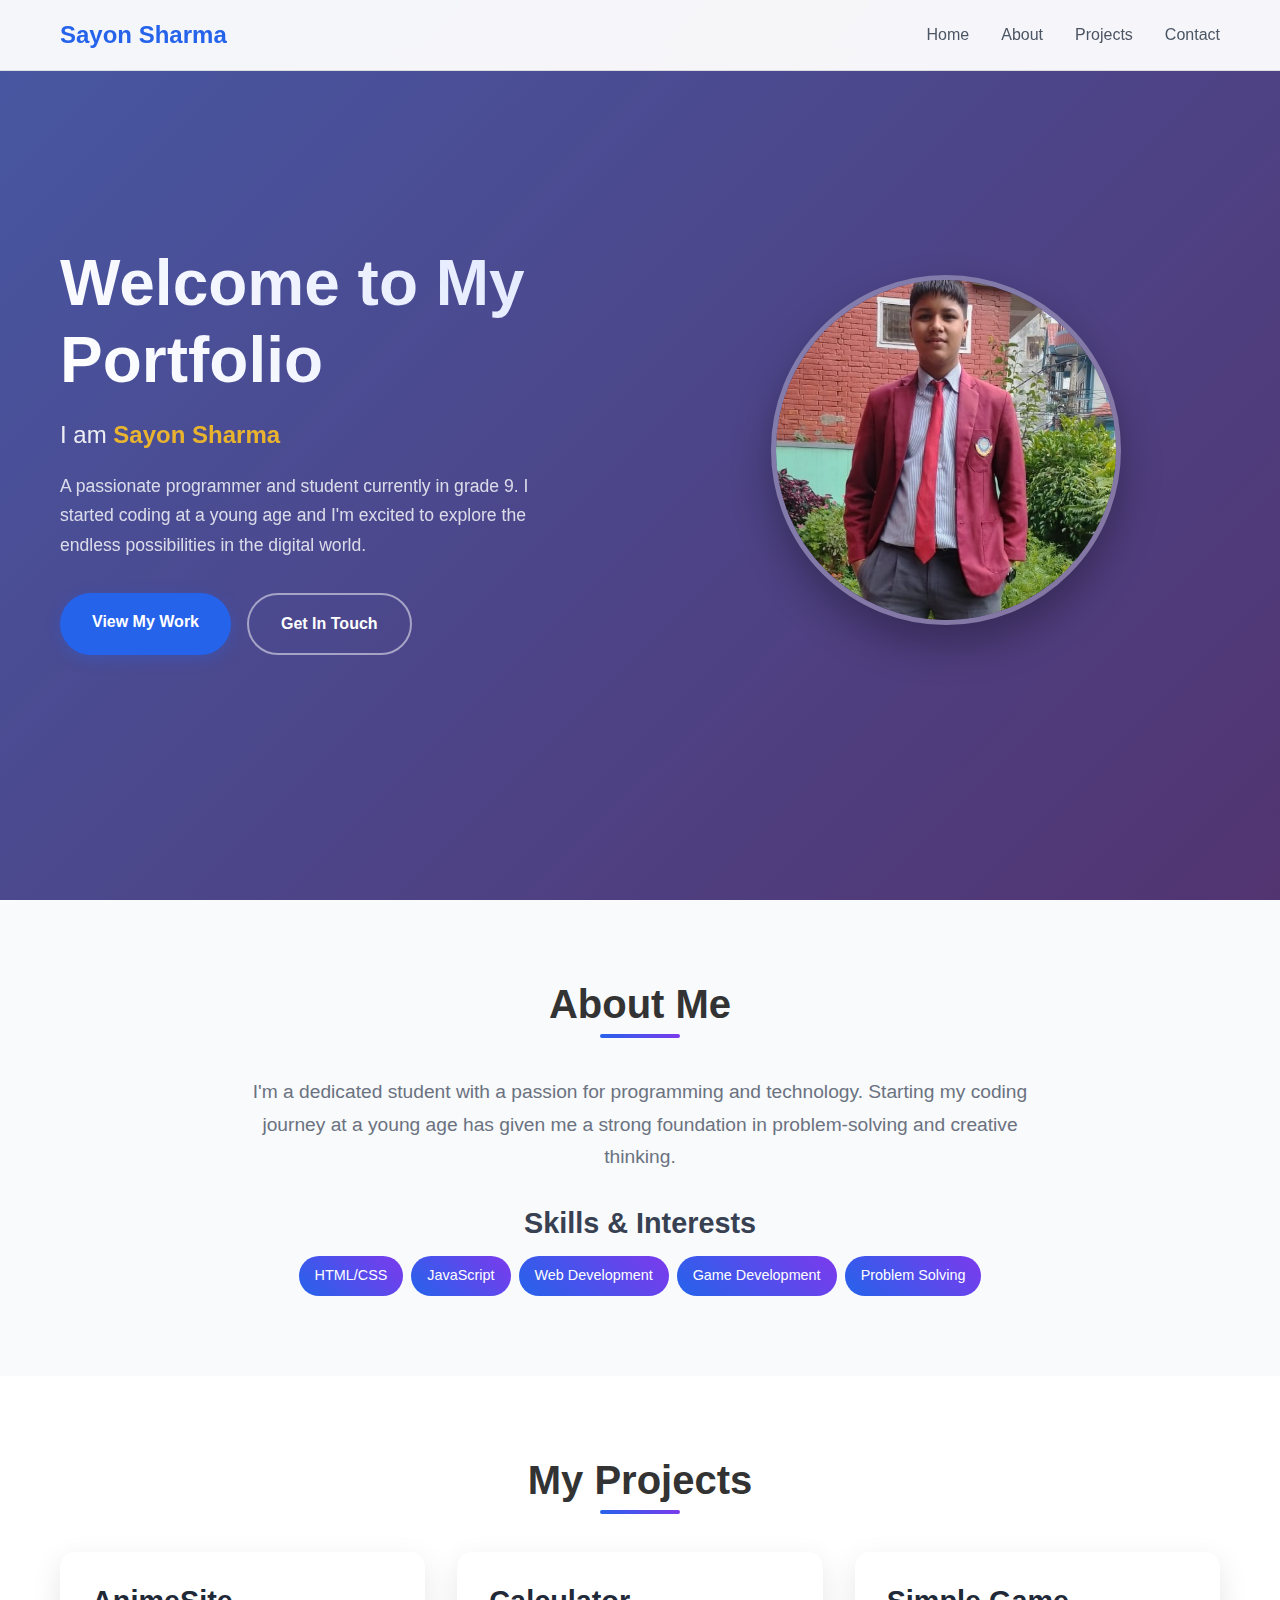
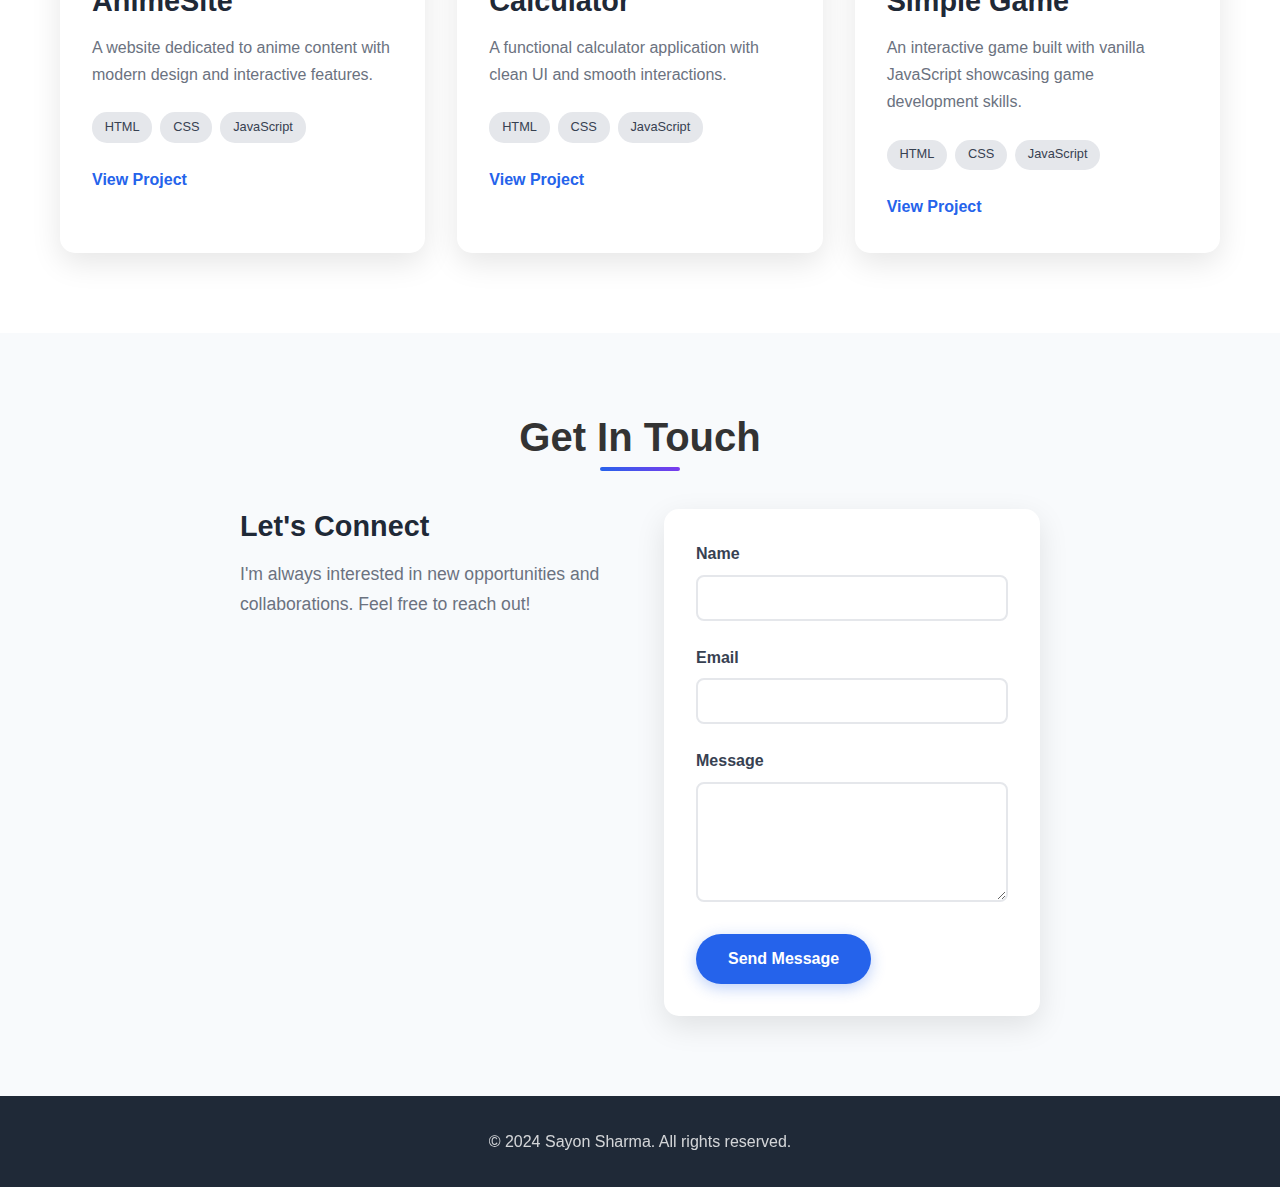
<file: index.html>
<!DOCTYPE html>
<html lang="en">
<head>
    <meta charset="UTF-8">
    <meta name="viewport" content="width=device-width, initial-scale=1.0">
    <title>Sayon Sharma - Portfolio</title>
    <link rel="stylesheet" href="style.css">
</head>
<body>
    <!-- Navigation -->
    <nav class="navbar">
        <div class="nav-container">
            <div class="nav-logo">
                <a href="#home">Sayon Sharma</a>
            </div>
            <ul class="nav-menu">
                <li class="nav-item">
                    <a href="#home" class="nav-link">Home</a>
                </li>
                <li class="nav-item">
                    <a href="#about" class="nav-link">About</a>
                </li>
                <li class="nav-item">
                    <a href="#projects" class="nav-link">Projects</a>
                </li>
                <li class="nav-item">
                    <a href="#contact" class="nav-link">Contact</a>
                </li>
            </ul>
            <div class="nav-toggle" id="mobile-menu">
                <span class="bar"></span>
                <span class="bar"></span>
                <span class="bar"></span>
            </div>
        </div>
    </nav>

    <!-- Hero Section -->
    <section id="home" class="hero">
        <div class="hero-container">
            <div class="hero-content">
                <h1 class="hero-title">Welcome to My Portfolio</h1>
                <p class="hero-subtitle">I am <span class="highlight">Sayon Sharma</span></p>
                <p class="hero-description">A passionate programmer and student currently in grade 9. I started coding at a young age and I'm excited to explore the endless possibilities in the digital world.</p>
                <div class="hero-buttons">
                    <a href="#projects" class="btn btn-primary">View My Work</a>
                    <a href="#contact" class="btn btn-secondary">Get In Touch</a>
                </div>
            </div>
            <div class="hero-image">
                <img src="image.png" alt="Sayon Sharma - Profile Picture" class="profile-img">
            </div>
        </div>
    </section>

    <!-- About Section -->
    <section id="about" class="about">
        <div class="container">
            <h2 class="section-title">About Me</h2>
            <div class="about-content">
                <div class="about-text">
                    <p class="about-description">
                        I'm a dedicated student with a passion for programming and technology. Starting my coding journey at a young age has given me a strong foundation in problem-solving and creative thinking.
                    </p>
                    <div class="skills">
                        <h3>Skills & Interests</h3>
                        <div class="skill-tags">
                            <span class="skill-tag">HTML/CSS</span>
                            <span class="skill-tag">JavaScript</span>
                            <span class="skill-tag">Web Development</span>
                            <span class="skill-tag">Game Development</span>
                            <span class="skill-tag">Problem Solving</span>
                        </div>
                    </div>
                </div>
            </div>
        </div>
    </section>

    <!-- Projects Section -->
    <section id="projects" class="projects">
        <div class="container">
            <h2 class="section-title">My Projects</h2>
            <div class="projects-grid">
                <div class="project-card">
                    <div class="project-content">
                        <h3 class="project-title">AnimeSite</h3>
                        <p class="project-description">A website dedicated to anime content with modern design and interactive features.</p>
                        <div class="project-tech">
                            <span class="tech-tag">HTML</span>
                            <span class="tech-tag">CSS</span>
                            <span class="tech-tag">JavaScript</span>
                        </div>
                        <a href="animesite.html" class="project-link">View Project</a>
                    </div>
                </div>
                
                <div class="project-card">
                    <div class="project-content">
                        <h3 class="project-title">Calculator</h3>
                        <p class="project-description">A functional calculator application with clean UI and smooth interactions.</p>
                        <div class="project-tech">
                            <span class="tech-tag">HTML</span>
                            <span class="tech-tag">CSS</span>
                            <span class="tech-tag">JavaScript</span>
                        </div>
                        <a href="calculator.html" class="project-link">View Project</a>
                    </div>
                </div>
                
                <div class="project-card">
                    <div class="project-content">
                        <h3 class="project-title">Simple Game</h3>
                        <p class="project-description">An interactive game built with vanilla JavaScript showcasing game development skills.</p>
                        <div class="project-tech">
                            <span class="tech-tag">HTML</span>
                            <span class="tech-tag">CSS</span>
                            <span class="tech-tag">JavaScript</span>
                        </div>
                        <a href="game.html" class="project-link">View Project</a>
                    </div>
                </div>
            </div>
        </div>
    </section>

    <!-- Contact Section -->
    <section id="contact" class="contact">
        <div class="container">
            <h2 class="section-title">Get In Touch</h2>
            <div class="contact-content">
                <div class="contact-info">
                    <h3>Let's Connect</h3>
                    <p>I'm always interested in new opportunities and collaborations. Feel free to reach out!</p>
                </div>
                <form class="contact-form">
                    <div class="form-group">
                        <label for="name">Name</label>
                        <input type="text" id="name" name="name" required>
                    </div>
                    <div class="form-group">
                        <label for="email">Email</label>
                        <input type="email" id="email" name="email" required>
                    </div>
                    <div class="form-group">
                        <label for="message">Message</label>
                        <textarea id="message" name="message" rows="5" required></textarea>
                    </div>
                    <button type="submit" class="btn btn-primary">Send Message</button>
                </form>
            </div>
        </div>
    </section>

    <!-- Footer -->
    <footer class="footer">
        <div class="container">
            <p>&copy; 2024 Sayon Sharma. All rights reserved.</p>
        </div>
    </footer>

    <script>
        // Mobile menu toggle
        const mobileMenu = document.getElementById('mobile-menu');
        const navList = document.querySelector('.nav-menu');

        mobileMenu.addEventListener('click', () => {
            mobileMenu.classList.toggle('active');
            navList.classList.toggle('active');
        });

        // Smooth scrolling for navigation links
        document.querySelectorAll('a[href^="#"]').forEach(anchor => {
            anchor.addEventListener('click', function (e) {
                e.preventDefault();
                const target = document.querySelector(this.getAttribute('href'));
                if (target) {
                    target.scrollIntoView({
                        behavior: 'smooth',
                        block: 'start'
                    });
                }
            });
        });

        // Close mobile menu when clicking on a link
        document.querySelectorAll('.nav-link').forEach(link => {
            link.addEventListener('click', () => {
                mobileMenu.classList.remove('active');
                navList.classList.remove('active');
            });
        });
    </script>
</body>
</html>
</file>
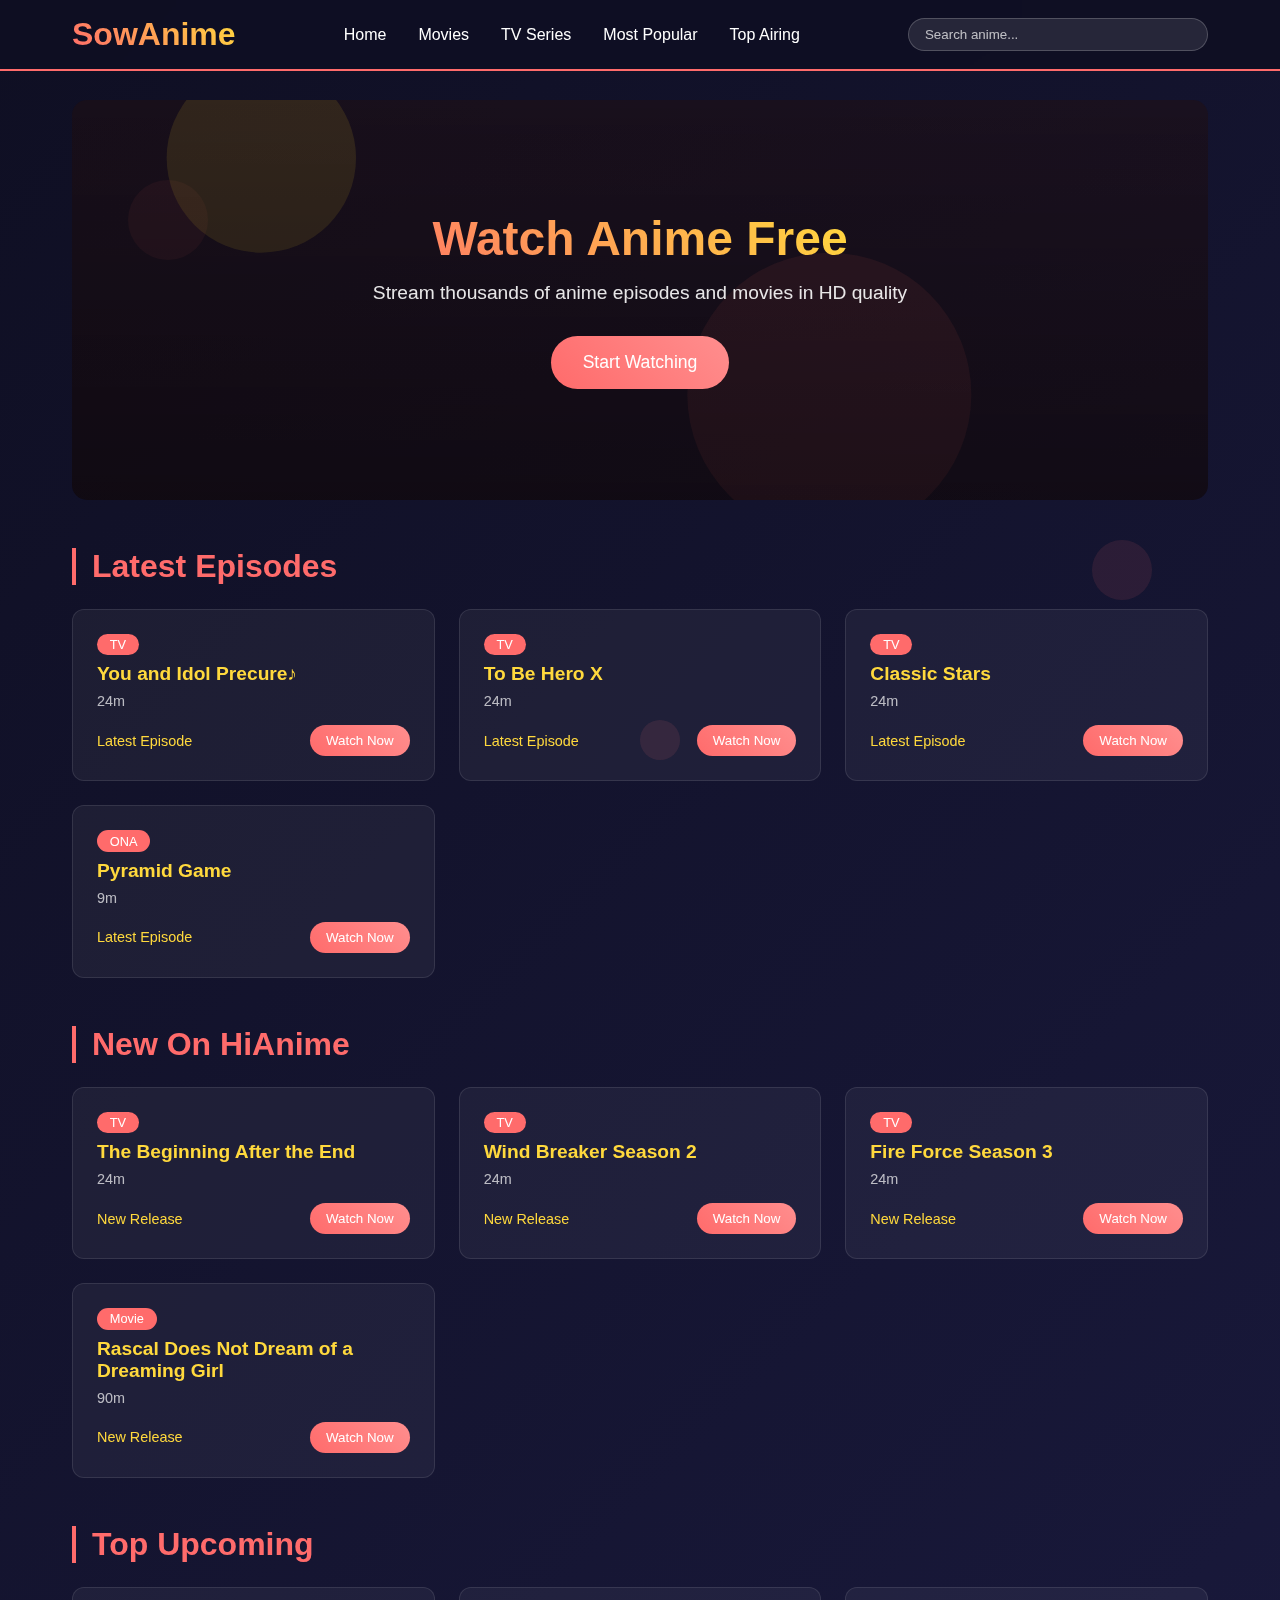
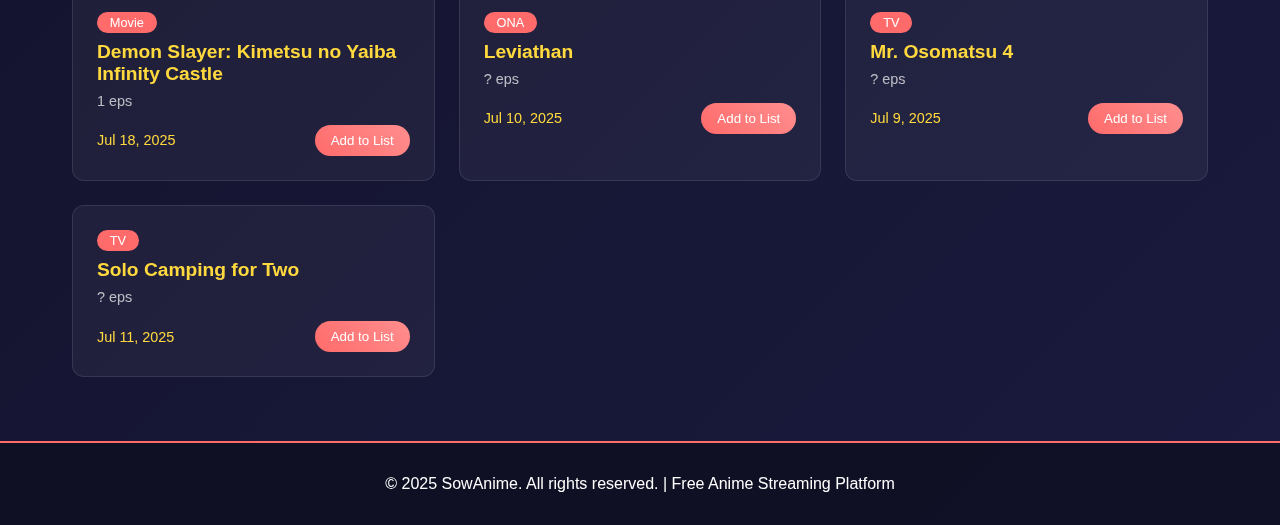
<file: animesite.html>
<!DOCTYPE html>
<html lang="en">
<head>
    <meta charset="UTF-8">
    <meta name="viewport" content="width=device-width, initial-scale=1.0">
    <title>SowAnime - Free Anime Streaming</title>
    <style>
        * {
            margin: 0;
            padding: 0;
            box-sizing: border-box;
        }

        body {
            font-family: 'Segoe UI', Tahoma, Geneva, Verdana, sans-serif;
            background: linear-gradient(135deg, #0f0f23 0%, #1a1a3e 100%);
            color: #ffffff;
            overflow-x: hidden;
        }

        .header {
            background: rgba(15, 15, 35, 0.95);
            backdrop-filter: blur(10px);
            padding: 1rem 0;
            position: fixed;
            top: 0;
            width: 100%;
            z-index: 1000;
            border-bottom: 2px solid #ff6b6b;
        }

        .nav-container {
            max-width: 1200px;
            margin: 0 auto;
            display: flex;
            justify-content: space-between;
            align-items: center;
            padding: 0 2rem;
        }

        .logo {
            font-size: 2rem;
            font-weight: bold;
            background: linear-gradient(45deg, #ff6b6b, #ffd93d);
            -webkit-background-clip: text;
            -webkit-text-fill-color: transparent;
            background-clip: text;
        }

        .nav-links {
            display: flex;
            list-style: none;
            gap: 2rem;
        }

        .nav-links a {
            color: #ffffff;
            text-decoration: none;
            transition: color 0.3s ease;
            position: relative;
        }

        .nav-links a:hover {
            color: #ff6b6b;
        }

        .nav-links a:hover::after {
            content: '';
            position: absolute;
            bottom: -5px;
            left: 0;
            width: 100%;
            height: 2px;
            background: #ff6b6b;
        }

        .search-container {
            position: relative;
        }

        .search-box {
            background: rgba(255, 255, 255, 0.1);
            border: 1px solid rgba(255, 255, 255, 0.2);
            padding: 0.5rem 1rem;
            border-radius: 25px;
            color: #ffffff;
            width: 300px;
            transition: all 0.3s ease;        }

        .search-box:focus {
            outline: none;
            border-color: #ff6b6b;
            box-shadow: 0 0 10px rgba(255, 107, 107, 0.3);
        }

        .search-box::placeholder {
            color: rgba(255, 255, 255, 0.7);
        }

        .main-content {
            margin-top: 100px;
            max-width: 1200px;
            margin-left: auto;
            margin-right: auto;
            padding: 0 2rem;
        }

        .hero-section {
            background: linear-gradient(rgba(0,0,0,0.4), rgba(0,0,0,0.6)), url('data:image/svg+xml,<svg xmlns="http://www.w3.org/2000/svg" viewBox="0 0 1200 600"><rect fill="%23ff6b6b" width="1200" height="600" opacity="0.1"/><circle cx="200" cy="150" r="100" fill="%23ffd93d" opacity="0.2"/><circle cx="800" cy="400" r="150" fill="%23ff6b6b" opacity="0.15"/></svg>');
            background-size: cover;
            background-position: center;
            height: 400px;
            border-radius: 15px;
            display: flex;
            align-items: center;
            justify-content: center;
            margin-bottom: 3rem;
            position: relative;
            overflow: hidden;
        }

        .hero-content {
            text-align: center;
            z-index: 2;
        }

        .hero-title {
            font-size: 3rem;
            margin-bottom: 1rem;
            background: linear-gradient(45deg, #ff6b6b, #ffd93d, #ff6b6b);
            background-size: 200% 200%;
            -webkit-background-clip: text;
            -webkit-text-fill-color: transparent;
            background-clip: text;
            animation: gradientShift 3s ease-in-out infinite;
        }

        @keyframes gradientShift {
            0%, 100% { background-position: 0% 50%; }
            50% { background-position: 100% 50%; }
        }

        .hero-subtitle {
            font-size: 1.2rem;
            color: rgba(255, 255, 255, 0.9);
            margin-bottom: 2rem;
        }

        .cta-button {
            background: linear-gradient(45deg, #ff6b6b, #ff8e8e);
            border: none;
            padding: 1rem 2rem;
            border-radius: 30px;
            color: white;
            font-size: 1.1rem;
            cursor: pointer;
            transition: all 0.3s ease;
            text-decoration: none;
            display: inline-block;
        }

        .cta-button:hover {
            transform: translateY(-3px);
            box-shadow: 0 10px 25px rgba(255, 107, 107, 0.4);
        }

        .section {
            margin-bottom: 3rem;
        }

        .section-title {
            font-size: 2rem;
            margin-bottom: 1.5rem;
            color: #ff6b6b;
            border-left: 4px solid #ff6b6b;
            padding-left: 1rem;
        }

        .anime-grid {
            display: grid;
            grid-template-columns: repeat(auto-fit, minmax(280px, 1fr));
            gap: 1.5rem;
        }

        .anime-card {
            background: rgba(255, 255, 255, 0.05);
            border-radius: 12px;
            padding: 1.5rem;
            transition: all 0.3s ease;
            border: 1px solid rgba(255, 255, 255, 0.1);
            position: relative;
            overflow: hidden;
        }

        .anime-card::before {
            content: '';
            position: absolute;
            top: 0;
            left: -100%;
            width: 100%;
            height: 100%;
            background: linear-gradient(90deg, transparent, rgba(255, 107, 107, 0.1), transparent);
            transition: left 0.5s ease;
        }

        .anime-card:hover::before {
            left: 100%;
        }

        .anime-card:hover {
            transform: translateY(-5px);
            box-shadow: 0 15px 35px rgba(255, 107, 107, 0.2);
            border-color: #ff6b6b;
        }

        .anime-title {
            font-size: 1.2rem;
            margin-bottom: 0.5rem;
            color: #ffd93d;
            font-weight: 600;
        }

        .anime-type {
            background: #ff6b6b;
            color: white;
            padding: 0.2rem 0.8rem;
            border-radius: 15px;
            font-size: 0.8rem;
            display: inline-block;
            margin-bottom: 0.5rem;
        }

        .anime-duration {
            color: rgba(255, 255, 255, 0.7);
            font-size: 0.9rem;
            margin-bottom: 1rem;
        }

        .anime-meta {
            display: flex;
            justify-content: space-between;
            align-items: center;
            margin-top: 1rem;
        }

        .release-date {
            color: #ffd93d;
            font-size: 0.9rem;
        }

        .watch-button {
            background: linear-gradient(45deg, #ff6b6b, #ff8e8e);
            border: none;
            padding: 0.5rem 1rem;
            border-radius: 20px;
            color: white;
            cursor: pointer;
            transition: all 0.3s ease;
        }

        .watch-button:hover {
            transform: scale(1.05);
            box-shadow: 0 5px 15px rgba(255, 107, 107, 0.4);
        }

        .footer {
            background: rgba(15, 15, 35, 0.9);
            padding: 2rem 0;
            margin-top: 4rem;
            border-top: 2px solid #ff6b6b;
        }

        .footer-content {
            max-width: 1200px;
            margin: 0 auto;
            padding: 0 2rem;
            text-align: center;
        }

        .floating-elements {
            position: fixed;
            top: 0;
            left: 0;
            width: 100%;
            height: 100%;
            pointer-events: none;
            z-index: -1;
        }

        .floating-circle {
            position: absolute;
            border-radius: 50%;
            background: rgba(255, 107, 107, 0.1);
            animation: float 6s ease-in-out infinite;
        }

        .floating-circle:nth-child(1) {
            width: 80px;
            height: 80px;
            top: 20%;
            left: 10%;
            animation-delay: 0s;
        }

        .floating-circle:nth-child(2) {
            width: 60px;
            height: 60px;
            top: 60%;
            right: 10%;
            animation-delay: 2s;
        }

        .floating-circle:nth-child(3) {
            width: 40px;
            height: 40px;
            top: 80%;
            left: 50%;
            animation-delay: 4s;
        }

        @keyframes float {
            0%, 100% { transform: translateY(0px) rotate(0deg); }
            50% { transform: translateY(-20px) rotate(180deg); }
        }

        @media (max-width: 768px) {
            .nav-container {
                flex-direction: column;
                gap: 1rem;
                padding: 1rem;
            }

            .search-box {
                width: 250px;
            }

            .hero-title {
                font-size: 2rem;
            }

            .anime-grid {
                grid-template-columns: 1fr;
            }

            .main-content {
                padding: 0 1rem;
            }
        }
    </style>
</head>
<body>
    <div class="floating-elements">
        <div class="floating-circle"></div>
        <div class="floating-circle"></div>
        <div class="floating-circle"></div>
    </div>

    <header class="header">
        <div class="nav-container">
            <div class="logo">SowAnime</div>
            <nav>
                <ul class="nav-links">
                    <li><a href="#home">Home</a></li>
                    <li><a href="#movies">Movies</a></li>
                    <li><a href="#tv">TV Series</a></li>
                    <li><a href="#most-popular">Most Popular</a></li>
                    <li><a href="#top-airing">Top Airing</a></li>
                </ul>
            </nav>
            <div class="search-container">
                <input type="text" class="search-box" placeholder="Search anime...">
            </div>
        </div>
    </header>

    <main class="main-content">
        <section class="hero-section">
            <div class="hero-content">
                <h1 class="hero-title">Watch Anime Free</h1>
                <p class="hero-subtitle">Stream thousands of anime episodes and movies in HD quality</p>
                <a href="#latest" class="cta-button">Start Watching</a>
            </div>
        </section>

        <section class="section" id="latest">
            <h2 class="section-title">Latest Episodes</h2>
            <div class="anime-grid">
                <div class="anime-card">
                    <div class="anime-type">TV</div>
                    <h3 class="anime-title">You and Idol Precure♪</h3>
                    <p class="anime-duration">24m</p>
                    <div class="anime-meta">
                        <span class="release-date">Latest Episode</span>
                        <button class="watch-button">Watch Now</button>
                    </div>
                </div>
                <div class="anime-card">
                    <div class="anime-type">TV</div>
                    <h3 class="anime-title">To Be Hero X</h3>
                    <p class="anime-duration">24m</p>
                    <div class="anime-meta">
                        <span class="release-date">Latest Episode</span>
                        <button class="watch-button">Watch Now</button>
                    </div>
                </div>
                <div class="anime-card">
                    <div class="anime-type">TV</div>
                    <h3 class="anime-title">Classic Stars</h3>
                    <p class="anime-duration">24m</p>
                    <div class="anime-meta">
                        <span class="release-date">Latest Episode</span>
                        <button class="watch-button">Watch Now</button>
                    </div>
                </div>
                <div class="anime-card">
                    <div class="anime-type">ONA</div>
                    <h3 class="anime-title">Pyramid Game</h3>
                    <p class="anime-duration">9m</p>
                    <div class="anime-meta">
                        <span class="release-date">Latest Episode</span>
                        <button class="watch-button">Watch Now</button>
                    </div>
                </div>
            </div>
        </section>

        <section class="section">
            <h2 class="section-title">New On HiAnime</h2>
            <div class="anime-grid">
                <div class="anime-card">
                    <div class="anime-type">TV</div>
                    <h3 class="anime-title">The Beginning After the End</h3>
                    <p class="anime-duration">24m</p>
                    <div class="anime-meta">
                        <span class="release-date">New Release</span>
                        <button class="watch-button">Watch Now</button>
                    </div>
                </div>
                <div class="anime-card">
                    <div class="anime-type">TV</div>
                    <h3 class="anime-title">Wind Breaker Season 2</h3>
                    <p class="anime-duration">24m</p>
                    <div class="anime-meta">
                        <span class="release-date">New Release</span>
                        <button class="watch-button">Watch Now</button>
                    </div>
                </div>
                <div class="anime-card">
                    <div class="anime-type">TV</div>
                    <h3 class="anime-title">Fire Force Season 3</h3>
                    <p class="anime-duration">24m</p>
                    <div class="anime-meta">
                        <span class="release-date">New Release</span>
                        <button class="watch-button">Watch Now</button>
                    </div>
                </div>
                <div class="anime-card">
                    <div class="anime-type">Movie</div>
                    <h3 class="anime-title">Rascal Does Not Dream of a Dreaming Girl</h3>
                    <p class="anime-duration">90m</p>
                    <div class="anime-meta">
                        <span class="release-date">New Release</span>
                        <button class="watch-button">Watch Now</button>
                    </div>
                </div>
            </div>
        </section>

        <section class="section">
            <h2 class="section-title">Top Upcoming</h2>
            <div class="anime-grid">
                <div class="anime-card">
                    <div class="anime-type">Movie</div>
                    <h3 class="anime-title">Demon Slayer: Kimetsu no Yaiba Infinity Castle</h3>
                    <p class="anime-duration">1 eps</p>
                    <div class="anime-meta">
                        <span class="release-date">Jul 18, 2025</span>
                        <button class="watch-button">Add to List</button>
                    </div>
                </div>
                <div class="anime-card">
                    <div class="anime-type">ONA</div>
                    <h3 class="anime-title">Leviathan</h3>
                    <p class="anime-duration">? eps</p>
                    <div class="anime-meta">
                        <span class="release-date">Jul 10, 2025</span>
                        <button class="watch-button">Add to List</button>
                    </div>
                </div>
                <div class="anime-card">
                    <div class="anime-type">TV</div>
                    <h3 class="anime-title">Mr. Osomatsu 4</h3>
                    <p class="anime-duration">? eps</p>
                    <div class="anime-meta">
                        <span class="release-date">Jul 9, 2025</span>
                        <button class="watch-button">Add to List</button>
                    </div>
                </div>
                <div class="anime-card">
                    <div class="anime-type">TV</div>
                    <h3 class="anime-title">Solo Camping for Two</h3>
                    <p class="anime-duration">? eps</p>
                    <div class="anime-meta">
                        <span class="release-date">Jul 11, 2025</span>
                        <button class="watch-button">Add to List</button>
                    </div>
                </div>
            </div>
        </section>
    </main>

    <footer class="footer">
        <div class="footer-content">
            <p>&copy; 2025 SowAnime. All rights reserved. | Free Anime Streaming Platform</p>
        </div>
    </footer>

    <script>
        // Search functionality
        document.querySelector('.search-box').addEventListener('keypress', function(e) {
            if (e.key === 'Enter') {
                const searchTerm = this.value;
                if (searchTerm.trim()) {
                    alert(`Searching for: ${searchTerm}`);
                    // In a real implementation, this would redirect to search results
                }
            }
        });

        // Watch button functionality
        document.querySelectorAll('.watch-button').forEach(button => {
            button.addEventListener('click', function() {
                const card = this.closest('.anime-card');
                const title = card.querySelector('.anime-title').textContent;
                
                if (this.textContent === 'Add to List') {
                    this.textContent = 'Added ✓';
                    this.style.background = '#4CAF50';
                    setTimeout(() => {
                        this.textContent = 'Add to List';
                        this.style.background = '';
                    }, 2000);
                } else {
                    alert(`Now playing: ${title}`);
                    // In a real implementation, this would open the video player
                }
            });
        });

        // Smooth scrolling for navigation links
        document.querySelectorAll('.nav-links a, .cta-button').forEach(link => {
            link.addEventListener('click', function(e) {
                e.preventDefault();
                const target = document.querySelector(this.getAttribute('href'));
                if (target) {
                    target.scrollIntoView({
                        behavior: 'smooth',
                        block: 'start'
                    });
                }
            });
        });

        // Add dynamic background animation
        function createFloatingElement() {
            const element = document.createElement('div');
            element.style.position = 'fixed';
            element.style.width = Math.random() * 20 + 10 + 'px';
            element.style.height = element.style.width;
            element.style.background = 'rgba(255, 107, 107, 0.1)';
            element.style.borderRadius = '50%';
            element.style.left = Math.random() * window.innerWidth + 'px';
            element.style.top = window.innerHeight + 'px';
            element.style.pointerEvents = 'none';
            element.style.zIndex = '-1';
            element.style.transition = 'all 10s linear';
            
            document.body.appendChild(element);
            
            setTimeout(() => {
                element.style.top = '-50px';
                element.style.opacity = '0';
            }, 100);
            
            setTimeout(() => {
                document.body.removeChild(element);
            }, 10000);
        }

        // Create floating elements periodically
        setInterval(createFloatingElement, 3000);

        // Header scroll effect
        window.addEventListener('scroll', function() {
            const header = document.querySelector('.header');
            if (window.scrollY > 100) {
                header.style.background = 'rgba(15, 15, 35, 0.98)';
            } else {
                header.style.background = 'rgba(15, 15, 35, 0.95)';
            }
        });
    </script>
</body>
</html>
</file>
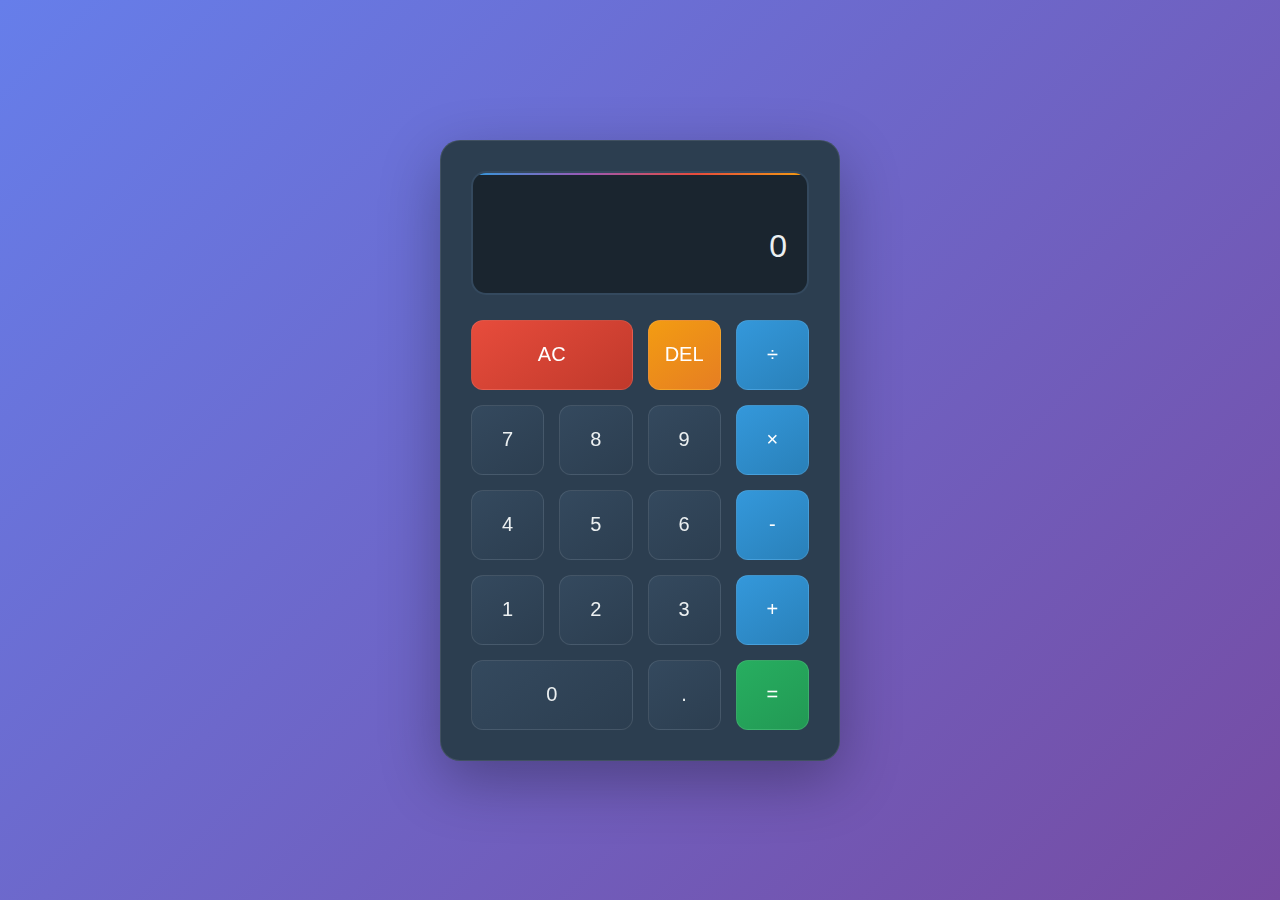
<file: calculator.html>
<!DOCTYPE html>
<html lang="en">
<head>
    <meta charset="UTF-8">
    <meta name="viewport" content="width=device-width, initial-scale=1.0">
    <title> Calculator </title>
    <style>
        * {
            margin: 0;
            padding: 0;
            box-sizing: border-box;
        }

        body {
            font-family: 'Segoe UI', Tahoma, Geneva, Verdana, sans-serif;
            background: linear-gradient(135deg, #667eea 0%, #764ba2 100%);
            min-height: 100vh;
            display: flex;
            justify-content: center;
            align-items: center;
            padding: 20px;
        }

        .calculator {
            background: #2c3e50;
            border-radius: 20px;
            padding: 30px;
            box-shadow: 0 20px 60px rgba(0, 0, 0, 0.3);
            border: 1px solid rgba(255, 255, 255, 0.1);
            backdrop-filter: blur(10px);
            max-width: 400px;
            width: 100%;
        }

        .display {
            background: #1a252f;
            border-radius: 15px;
            padding: 25px 20px;
            margin-bottom: 25px;
            border: 2px solid #34495e;
            position: relative;
            overflow: hidden;
        }

        .display::before {
            content: '';
            position: absolute;
            top: 0;
            left: 0;
            right: 0;
            height: 2px;
            background: linear-gradient(90deg, #3498db, #9b59b6, #e74c3c, #f39c12);
            animation: rainbow 2s linear infinite;
        }

        @keyframes rainbow {
            0% { transform: translateX(-100%); }
            100% { transform: translateX(100%); }
        }

        .previous-operand {
            color: #7f8c8d;
            font-size: 18px;
            min-height: 20px;
            text-align: right;
            word-wrap: break-word;
            word-break: break-all;
        }

        .current-operand {
            color: #ecf0f1;
            font-size: 32px;
            font-weight: 300;
            min-height: 40px;
            text-align: right;
            word-wrap: break-word;
            word-break: break-all;
            margin-top: 10px;
        }

        .buttons {
            display: grid;
            grid-template-columns: repeat(4, 1fr);
            gap: 15px;
        }

        button {
            border: none;
            border-radius: 12px;
            font-size: 20px;
            font-weight: 500;
            height: 70px;
            cursor: pointer;
            transition: all 0.2s ease;
            position: relative;
            overflow: hidden;
            background: linear-gradient(145deg, #34495e, #2c3e50);
            color: #ecf0f1;
            border: 1px solid rgba(255, 255, 255, 0.1);
        }

        button::before {
            content: '';
            position: absolute;
            top: 0;
            left: -100%;
            width: 100%;
            height: 100%;
            background: linear-gradient(90deg, transparent, rgba(255, 255, 255, 0.2), transparent);
            transition: left 0.5s;
        }

        button:hover::before {
            left: 100%;
        }

        button:hover {
            transform: translateY(-2px);
            box-shadow: 0 8px 25px rgba(0, 0, 0, 0.3);
            border-color: rgba(255, 255, 255, 0.2);
        }

        button:active {
            transform: translateY(0);
            box-shadow: 0 4px 15px rgba(0, 0, 0, 0.2);
        }

        .btn-clear {
            background: linear-gradient(145deg, #e74c3c, #c0392b);
            color: white;
        }

        .btn-clear:hover {
            background: linear-gradient(145deg, #ec7063, #e74c3c);
        }

        .btn-delete {
            background: linear-gradient(145deg, #f39c12, #e67e22);
            color: white;
        }

        .btn-delete:hover {
            background: linear-gradient(145deg, #f7dc6f, #f39c12);
        }

        .btn-operator {
            background: linear-gradient(145deg, #3498db, #2980b9);
            color: white;
        }

        .btn-operator:hover {
            background: linear-gradient(145deg, #85c1e9, #3498db);
        }

        .btn-equals {
            background: linear-gradient(145deg, #27ae60, #229954);
            color: white;
        }

        .btn-equals:hover {
            background: linear-gradient(145deg, #58d68d, #27ae60);
        }

        .btn-number {
            background: linear-gradient(145deg, #34495e, #2c3e50);
        }

        .btn-number:hover {
            background: linear-gradient(145deg, #5d6d7e, #34495e);
        }

        .span-two {
            grid-column: span 2;
        }

        @media (max-width: 480px) {
            .calculator {
                padding: 20px;
                border-radius: 15px;
            }
            
            button {
                height: 60px;
                font-size: 18px;
            }
            
            .current-operand {
                font-size: 28px;
            }
            
            .previous-operand {
                font-size: 16px;
            }
        }
    </style>
</head>
<body>
    <div class="calculator">
        <div class="display">
            <div class="previous-operand" data-previous-operand></div>
            <div class="current-operand" data-current-operand>0</div>
        </div>
        <div class="buttons">
            <button class="btn-clear span-two" data-all-clear>AC</button>
            <button class="btn-delete" data-delete>DEL</button>
            <button class="btn-operator" data-operation>÷</button>
            
            <button class="btn-number" data-number>7</button>
            <button class="btn-number" data-number>8</button>
            <button class="btn-number" data-number>9</button>
            <button class="btn-operator" data-operation>×</button>
            
            <button class="btn-number" data-number>4</button>
            <button class="btn-number" data-number>5</button>
            <button class="btn-number" data-number>6</button>
            <button class="btn-operator" data-operation>-</button>
            
            <button class="btn-number" data-number>1</button>
            <button class="btn-number" data-number>2</button>
            <button class="btn-number" data-number>3</button>
            <button class="btn-operator" data-operation>+</button>
            
            <button class="btn-number span-two" data-number>0</button>
            <button class="btn-number" data-number>.</button>
            <button class="btn-equals" data-equals>=</button>
        </div>
    </div>

    <script>
        class Calculator {
            constructor(previousOperandTextElement, currentOperandTextElement) {
                this.previousOperandTextElement = previousOperandTextElement;
                this.currentOperandTextElement = currentOperandTextElement;
                this.clear();
            }

            clear() {
                this.currentOperand = '';
                this.previousOperand = '';
                this.operation = undefined;
            }

            delete() {
                this.currentOperand = this.currentOperand.toString().slice(0, -1);
            }

            appendNumber(number) {
                if (number === '.' && this.currentOperand.includes('.')) return;
                this.currentOperand = this.currentOperand.toString() + number.toString();
            }

            chooseOperation(operation) {
                if (this.currentOperand === '') return;
                if (this.previousOperand !== '') {
                    this.compute();
                }
                this.operation = operation;
                this.previousOperand = this.currentOperand;
                this.currentOperand = '';
            }

            compute() {
                let computation;
                const prev = parseFloat(this.previousOperand);
                const current = parseFloat(this.currentOperand);
                if (isNaN(prev) || isNaN(current)) return;
                
                switch (this.operation) {
                    case '+':
                        computation = prev + current;
                        break;
                    case '-':
                        computation = prev - current;
                        break;
                    case '×':
                        computation = prev * current;
                        break;
                    case '÷':
                        if (current === 0) {
                            alert('Cannot divide by zero!');
                            return;
                        }
                        computation = prev / current;
                        break;
                    default:
                        return;
                }
                this.currentOperand = computation;
                this.operation = undefined;
                this.previousOperand = '';
            }

            getDisplayNumber(number) {
                const stringNumber = number.toString();
                const integerDigits = parseFloat(stringNumber.split('.')[0]);
                const decimalDigits = stringNumber.split('.')[1];
                let integerDisplay;
                
                if (isNaN(integerDigits)) {
                    integerDisplay = '';
                } else {
                    integerDisplay = integerDigits.toLocaleString('en', { maximumFractionDigits: 0 });
                }
                
                if (decimalDigits != null) {
                    return `${integerDisplay}.${decimalDigits}`;
                } else {
                    return integerDisplay;
                }
            }

            updateDisplay() {
                this.currentOperandTextElement.innerText = 
                    this.getDisplayNumber(this.currentOperand) || '0';
                
                if (this.operation != null) {
                    this.previousOperandTextElement.innerText = 
                        `${this.getDisplayNumber(this.previousOperand)} ${this.operation}`;
                } else {
                    this.previousOperandTextElement.innerText = '';
                }
            }
        }

        const numberButtons = document.querySelectorAll('[data-number]');
        const operationButtons = document.querySelectorAll('[data-operation]');
        const equalsButton = document.querySelector('[data-equals]');
        const deleteButton = document.querySelector('[data-delete]');
        const allClearButton = document.querySelector('[data-all-clear]');
        const previousOperandTextElement = document.querySelector('[data-previous-operand]');
        const currentOperandTextElement = document.querySelector('[data-current-operand]');

        const calculator = new Calculator(previousOperandTextElement, currentOperandTextElement);

        numberButtons.forEach(button => {
            button.addEventListener('click', () => {
                calculator.appendNumber(button.innerText);
                calculator.updateDisplay();
            });
        });

        operationButtons.forEach(button => {
            button.addEventListener('click', () => {
                calculator.chooseOperation(button.innerText);
                calculator.updateDisplay();
            });
        });

        equalsButton.addEventListener('click', () => {
            calculator.compute();
            calculator.updateDisplay();
        });

        allClearButton.addEventListener('click', () => {
            calculator.clear();
            calculator.updateDisplay();
        });

        deleteButton.addEventListener('click', () => {
            calculator.delete();
            calculator.updateDisplay();
        });

        // Keyboard support
        document.addEventListener('keydown', (event) => {
            if (event.key >= '0' && event.key <= '9' || event.key === '.') {
                calculator.appendNumber(event.key);
                calculator.updateDisplay();
            }
            
            if (event.key === '+' || event.key === '-') {
                calculator.chooseOperation(event.key);
                calculator.updateDisplay();
            }
            
            if (event.key === '*') {
                calculator.chooseOperation('×');
                calculator.updateDisplay();
            }
            
            if (event.key === '/') {
                event.preventDefault();
                calculator.chooseOperation('÷');
                calculator.updateDisplay();
            }
            
            if (event.key === 'Enter' || event.key === '=') {
                calculator.compute();
                calculator.updateDisplay();
            }
            
            if (event.key === 'Backspace') {
                calculator.delete();
                calculator.updateDisplay();
            }
            
            if (event.key === 'Escape') {
                calculator.clear();
                calculator.updateDisplay();
            }
        });
    </script>
</body>
</html>
</file>
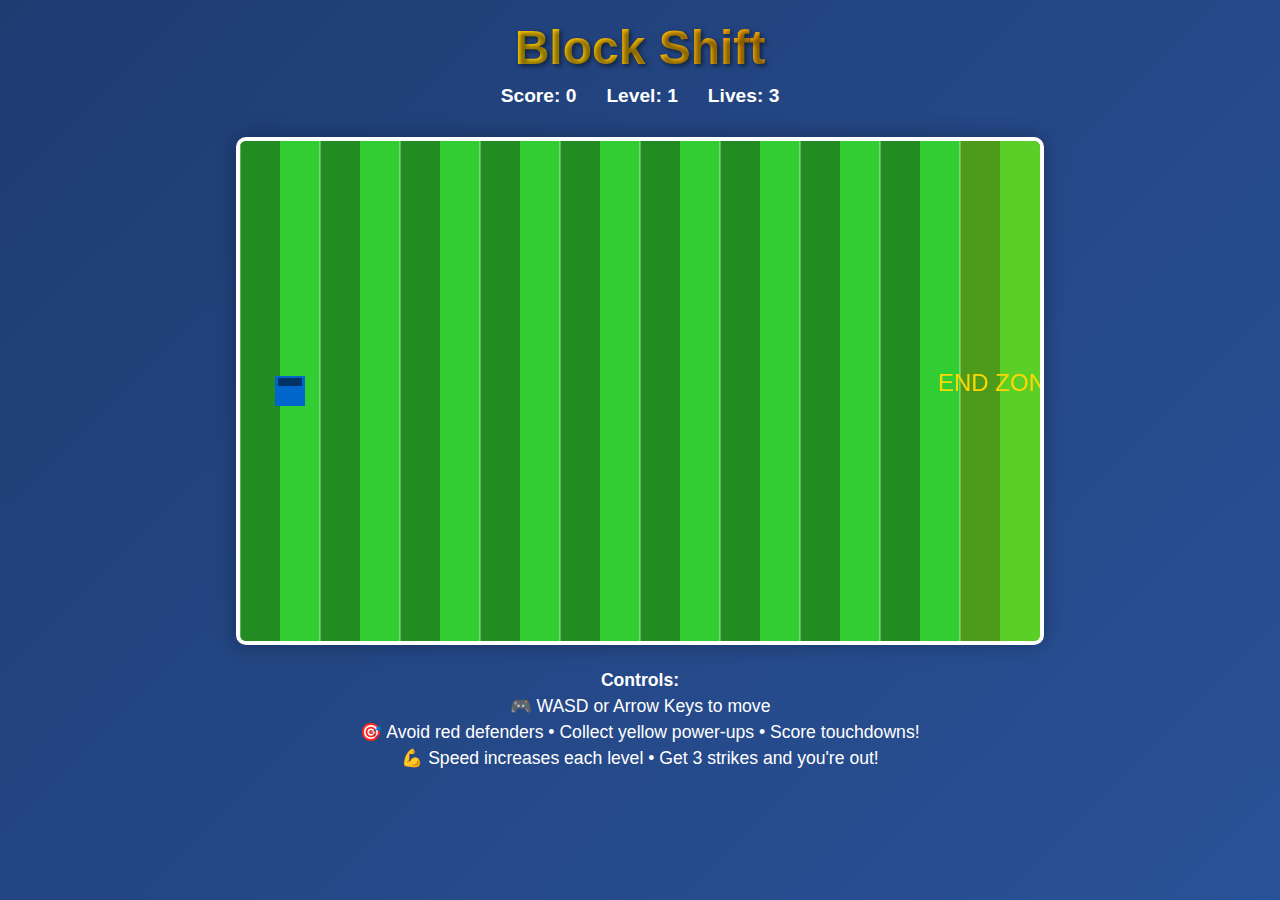
<file: game.html>
<!DOCTYPE html>
<html lang="en">
<head>
    <meta charset="UTF-8">
    <meta name="viewport" content="width=device-width, initial-scale=1.0">
    <title>Block shift</title>
    <style>
        body {
            margin: 0;
            padding: 0;
            background: linear-gradient(135deg, #1e3c72, #2a5298);
            font-family: 'Arial', sans-serif;
            display: flex;
            flex-direction: column;
            align-items: center;
            min-height: 100vh;
            color: white;
        }

        .game-header {
            text-align: center;
            padding: 20px;
        }

        .game-header h1 {
            font-size: 3em;
            margin: 0;
            text-shadow: 2px 2px 4px rgba(0,0,0,0.5);
            background: linear-gradient(45deg, #FFD700, #FFA500);
            -webkit-background-clip: text;
            -webkit-text-fill-color: transparent;
            background-clip: text;
        }

        .stats {
            display: flex;
            gap: 30px;
            margin: 10px 0;
            font-size: 1.2em;
            font-weight: bold;
        }

        .game-container {
            position: relative;
            background: linear-gradient(to bottom, #228B22, #32CD32);
            border: 4px solid #fff;
            border-radius: 10px;
            box-shadow: 0 0 20px rgba(0,0,0,0.3);
            overflow: hidden;
        }

        #gameCanvas {
            display: block;
            background: repeating-linear-gradient(
                90deg,
                #228B22 0px,
                #228B22 40px,
                #32CD32 40px,
                #32CD32 80px
            );
        }

        .controls {
            margin: 20px 0;
            text-align: center;
        }

        .controls p {
            margin: 5px 0;
            font-size: 1.1em;
        }

        .game-over {
            position: absolute;
            top: 50%;
            left: 50%;
            transform: translate(-50%, -50%);
            background: rgba(0, 0, 0, 0.9);
            color: white;
            padding: 30px;
            border-radius: 15px;
            text-align: center;
            display: none;
            border: 3px solid #FFD700;
        }

        .game-over h2 {
            color: #FFD700;
            margin-top: 0;
        }

        button {
            background: linear-gradient(45deg, #FFD700, #FFA500);
            border: none;
            padding: 12px 25px;
            border-radius: 25px;
            color: #333;
            font-weight: bold;
            font-size: 1.1em;
            cursor: pointer;
            margin: 10px;
            transition: all 0.3s ease;
            box-shadow: 0 4px 15px rgba(255, 215, 0, 0.3);
        }

        button:hover {
            transform: translateY(-2px);
            box-shadow: 0 6px 20px rgba(255, 215, 0, 0.4);
        }

        .power-up {
            position: absolute;
            font-size: 12px;
            color: #FFD700;
            font-weight: bold;
            pointer-events: none;
            animation: powerUpFloat 0.5s ease-out;
        }

        @keyframes powerUpFloat {
            0% { transform: translateY(0); opacity: 1; }
            100% { transform: translateY(-30px); opacity: 0; }
        }
    </style>
</head>
<body>
    <div class="game-header">
        <h1>Block Shift </h1>
        <div class="stats">
            <div>Score: <span id="score">0</span></div>
            <div>Level: <span id="level">1</span></div>
            <div>Lives: <span id="lives">3</span></div>
        </div>
    </div>

    <div class="game-container">
        <canvas id="gameCanvas" width="800" height="500"></canvas>
        <div class="game-over" id="gameOver">
            <h2>Game Over!</h2>
            <p>Final Score: <span id="finalScore">0</span></p>
            <p>Great effort! You made it to level <span id="finalLevel">1</span>!</p>
            <button onclick="restartGame()">Play Again</button>
        </div>
    </div>

    <div class="controls">
        <p><strong>Controls:</strong></p>
        <p>🎮 WASD or Arrow Keys to move</p>
        <p>🎯 Avoid red defenders • Collect yellow power-ups • Score touchdowns!</p>
        <p>💪 Speed increases each level • Get 3 strikes and you're out!</p>
    </div>

    <script>
        const canvas = document.getElementById('gameCanvas');
        const ctx = canvas.getContext('2d');
        
        let gameState = {
            score: 0,
            level: 1,
            lives: 3,
            gameRunning: true,
            player: { x: 50, y: 250, size: 15, speed: 4, color: '#0066CC' },
            defenders: [],
            powerUps: [],
            particles: []
        };

        const keys = {
            w: false, a: false, s: false, d: false,
            ArrowUp: false, ArrowLeft: false, ArrowDown: false, ArrowRight: false
        };

        // Event listeners
        document.addEventListener('keydown', (e) => {
            if (keys.hasOwnProperty(e.key)) {
                keys[e.key] = true;
                e.preventDefault();
            }
        });

        document.addEventListener('keyup', (e) => {
            if (keys.hasOwnProperty(e.key)) {
                keys[e.key] = false;
                e.preventDefault();
            }
        });

        function createDefender() {
            return {
                x: canvas.width + 20,
                y: Math.random() * (canvas.height - 40) + 20,
                size: 12,
                speed: 2 + gameState.level * 0.3,
                color: '#CC0000'
            };
        }

        function createPowerUp() {
            return {
                x: canvas.width + 20,
                y: Math.random() * (canvas.height - 30) + 15,
                size: 10,
                speed: 1.5,
                color: '#FFD700',
                type: 'points'
            };
        }

        function createParticle(x, y, color) {
            return {
                x: x,
                y: y,
                vx: (Math.random() - 0.5) * 8,
                vy: (Math.random() - 0.5) * 8,
                life: 30,
                color: color,
                size: Math.random() * 4 + 2
            };
        }

        function updatePlayer() {
            if (!gameState.gameRunning) return;

            // Movement
            if ((keys.w || keys.ArrowUp) && gameState.player.y > gameState.player.size) {
                gameState.player.y -= gameState.player.speed;
            }
            if ((keys.s || keys.ArrowDown) && gameState.player.y < canvas.height - gameState.player.size) {
                gameState.player.y += gameState.player.speed;
            }
            if ((keys.a || keys.ArrowLeft) && gameState.player.x > gameState.player.size) {
                gameState.player.x -= gameState.player.speed;
            }
            if ((keys.d || keys.ArrowRight) && gameState.player.x < canvas.width - gameState.player.size) {
                gameState.player.x += gameState.player.speed;
            }

            // Check for touchdown
            if (gameState.player.x >= canvas.width - gameState.player.size) {
                touchdown();
            }
        }

        function updateDefenders() {
            for (let i = gameState.defenders.length - 1; i >= 0; i--) {
                const defender = gameState.defenders[i];
                defender.x -= defender.speed;

                // Remove off-screen defenders
                if (defender.x < -defender.size) {
                    gameState.defenders.splice(i, 1);
                    continue;
                }

                // Check collision with player
                const dx = gameState.player.x - defender.x;
                const dy = gameState.player.y - defender.y;
                const distance = Math.sqrt(dx * dx + dy * dy);
                
                if (distance < gameState.player.size + defender.size - 5) {
                    // Hit by defender
                    gameState.lives--;
                    
                    // Create impact particles
                    for (let j = 0; j < 8; j++) {
                        gameState.particles.push(createParticle(gameState.player.x, gameState.player.y, '#FF4444'));
                    }
                    
                    // Reset player position
                    gameState.player.x = 50;
                    gameState.player.y = 250;
                    
                    // Remove the defender
                    gameState.defenders.splice(i, 1);
                    
                    if (gameState.lives <= 0) {
                        endGame();
                    }
                    break;
                }
            }
        }

        function updatePowerUps() {
            for (let i = gameState.powerUps.length - 1; i >= 0; i--) {
                const powerUp = gameState.powerUps[i];
                powerUp.x -= powerUp.speed;

                // Remove off-screen power-ups
                if (powerUp.x < -powerUp.size) {
                    gameState.powerUps.splice(i, 1);
                    continue;
                }

                // Check collision with player
                const dx = gameState.player.x - powerUp.x;
                const dy = gameState.player.y - powerUp.y;
                const distance = Math.sqrt(dx * dx + dy * dy);
                
                if (distance < gameState.player.size + powerUp.size) {
                    // Collected power-up
                    gameState.score += 50;
                    
                    // Create collection particles
                    for (let j = 0; j < 6; j++) {
                        gameState.particles.push(createParticle(powerUp.x, powerUp.y, '#FFD700'));
                    }
                    
                    // Show floating text
                    showFloatingText(powerUp.x, powerUp.y, '+50');
                    
                    gameState.powerUps.splice(i, 1);
                }
            }
        }

        function updateParticles() {
            for (let i = gameState.particles.length - 1; i >= 0; i--) {
                const particle = gameState.particles[i];
                particle.x += particle.vx;
                particle.y += particle.vy;
                particle.vx *= 0.98;
                particle.vy *= 0.98;
                particle.life--;
                particle.size *= 0.98;
                
                if (particle.life <= 0 || particle.size < 0.5) {
                    gameState.particles.splice(i, 1);
                }
            }
        }

        function showFloatingText(x, y, text) {
            const textEl = document.createElement('div');
            textEl.className = 'power-up';
            textEl.textContent = text;
            textEl.style.left = x + 'px';
            textEl.style.top = y + 'px';
            document.body.appendChild(textEl);
            
            setTimeout(() => {
                document.body.removeChild(textEl);
            }, 500);
        }

        function touchdown() {
            gameState.score += 100 + (gameState.level * 20);
            gameState.level++;
            
            // Create celebration particles
            for (let i = 0; i < 15; i++) {
                gameState.particles.push(createParticle(gameState.player.x, gameState.player.y, '#00FF00'));
            }
            
            showFloatingText(gameState.player.x, gameState.player.y, 'TOUCHDOWN!');
            
            // Reset player position
            gameState.player.x = 50;
            gameState.player.y = 250;
            
            // Clear enemies for a moment
            gameState.defenders = [];
        }

        function spawnEnemies() {
            // Spawn defenders
            if (Math.random() < 0.02 + gameState.level * 0.005) {
                gameState.defenders.push(createDefender());
            }
            
            // Spawn power-ups
            if (Math.random() < 0.008) {
                gameState.powerUps.push(createPowerUp());
            }
        }

        function drawPlayer() {
            ctx.fillStyle = gameState.player.color;
            ctx.fillRect(
                gameState.player.x - gameState.player.size,
                gameState.player.y - gameState.player.size,
                gameState.player.size * 2,
                gameState.player.size * 2
            );
            
            // Player helmet
            ctx.fillStyle = '#003366';
            ctx.fillRect(
                gameState.player.x - gameState.player.size + 3,
                gameState.player.y - gameState.player.size + 2,
                gameState.player.size * 2 - 6,
                8
            );
        }

        function drawDefenders() {
            gameState.defenders.forEach(defender => {
                ctx.fillStyle = defender.color;
                ctx.fillRect(
                    defender.x - defender.size,
                    defender.y - defender.size,
                    defender.size * 2,
                    defender.size * 2
                );
                
                // Defender helmet
                ctx.fillStyle = '#660000';
                ctx.fillRect(
                    defender.x - defender.size + 2,
                    defender.y - defender.size + 1,
                    defender.size * 2 - 4,
                    6
                );
            });
        }

        function drawPowerUps() {
            gameState.powerUps.forEach(powerUp => {
                ctx.fillStyle = powerUp.color;
                ctx.beginPath();
                ctx.arc(powerUp.x, powerUp.y, powerUp.size, 0, Math.PI * 2);
                ctx.fill();
                
                // Star shape
                ctx.fillStyle = '#FFA500';
                ctx.font = '16px Arial';
                ctx.textAlign = 'center';
                ctx.fillText('★', powerUp.x, powerUp.y + 5);
            });
        }

        function drawParticles() {
            gameState.particles.forEach(particle => {
                ctx.globalAlpha = particle.life / 30;
                ctx.fillStyle = particle.color;
                ctx.beginPath();
                ctx.arc(particle.x, particle.y, particle.size, 0, Math.PI * 2);
                ctx.fill();
                ctx.globalAlpha = 1;
            });
        }

        function drawField() {
            // Yard lines
            ctx.strokeStyle = 'rgba(255, 255, 255, 0.3)';
            ctx.lineWidth = 2;
            for (let i = 0; i < canvas.width; i += 80) {
                ctx.beginPath();
                ctx.moveTo(i, 0);
                ctx.lineTo(i, canvas.height);
                ctx.stroke();
            }
            
            // End zone
            ctx.fillStyle = 'rgba(255, 215, 0, 0.2)';
            ctx.fillRect(canvas.width - 80, 0, 80, canvas.height);
            
            ctx.fillStyle = '#FFD700';
            ctx.font = '24px Arial';
            ctx.textAlign = 'center';
            ctx.fillText('END ZONE', canvas.width - 40, canvas.height / 2);
        }

        function updateUI() {
            document.getElementById('score').textContent = gameState.score;
            document.getElementById('level').textContent = gameState.level;
            document.getElementById('lives').textContent = gameState.lives;
        }

        function endGame() {
            gameState.gameRunning = false;
            document.getElementById('finalScore').textContent = gameState.score;
            document.getElementById('finalLevel').textContent = gameState.level;
            document.getElementById('gameOver').style.display = 'block';
        }

        function restartGame() {
            gameState = {
                score: 0,
                level: 1,
                lives: 3,
                gameRunning: true,
                player: { x: 50, y: 250, size: 15, speed: 4, color: '#0066CC' },
                defenders: [],
                powerUps: [],
                particles: []
            };
            document.getElementById('gameOver').style.display = 'none';
        }

        function gameLoop() {
            // Clear canvas
            ctx.clearRect(0, 0, canvas.width, canvas.height);
            
            if (gameState.gameRunning) {
                // Update
                updatePlayer();
                updateDefenders();
                updatePowerUps();
                updateParticles();
                spawnEnemies();
                
                // Draw
                drawField();
                drawPlayer();
                drawDefenders();
                drawPowerUps();
                drawParticles();
                
                updateUI();
            }
            
            requestAnimationFrame(gameLoop);
        }

        // Start the game
        gameLoop();
    </script>
</body>
</html>
</file>
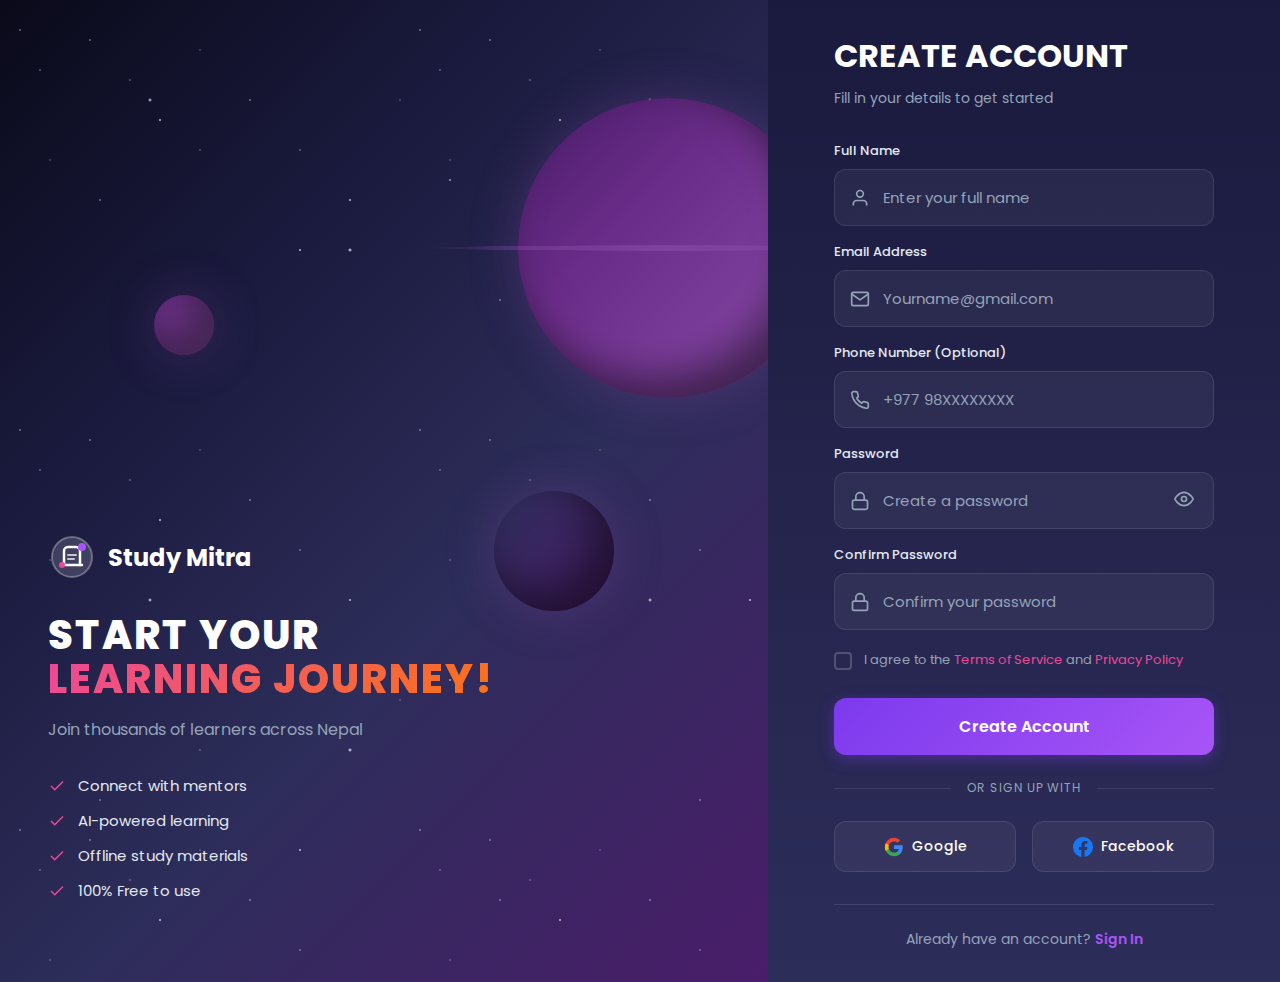
<file: signup.html>
<!DOCTYPE html>
<html lang="en">
<head>
    <meta charset="UTF-8">
    <meta name="viewport" content="width=device-width, initial-scale=1.0">
    <title>Study Mitra - Create Your Account</title>
    <link rel="stylesheet" href="styles.css">
    <link href="https://fonts.googleapis.com/css2?family=Poppins:wght@400;500;600;700;800&display=swap" rel="stylesheet">
</head>
<body>
    <div class="container">
        <!-- Left Side - Space Background -->
        <div class="space-section">
            <!-- Animated Stars -->
            <div class="stars"></div>
            <div class="stars2"></div>
            <div class="stars3"></div>

            <!-- Planets -->
            <div class="planet planet-1"></div>
            <div class="planet planet-2"></div>
            <div class="planet planet-3"></div>

            <!-- Shooting Star -->
            <div class="shooting-star"></div>

            <!-- Brand Content -->
            <div class="brand-content">
                <div class="logo">
                    <div class="logo-icon">
                        <svg viewBox="0 0 48 48" fill="none" xmlns="http://www.w3.org/2000/svg">
                            <circle cx="24" cy="24" r="20" fill="rgba(255,255,255,0.15)" stroke="rgba(255,255,255,0.3)" stroke-width="2"/>
                            <path d="M16 32V18C16 15.7909 17.7909 14 20 14H28C30.2091 14 32 15.7909 32 18V32" stroke="white" stroke-width="2.5" stroke-linecap="round"/>
                            <path d="M14 32H34" stroke="white" stroke-width="2.5" stroke-linecap="round"/>
                            <path d="M20 22H28" stroke="rgba(255,255,255,0.7)" stroke-width="2" stroke-linecap="round"/>
                            <path d="M20 26H26" stroke="rgba(255,255,255,0.7)" stroke-width="2" stroke-linecap="round"/>
                            <circle cx="34" cy="14" r="4" fill="#a855f7"/>
                            <circle cx="14" cy="32" r="3" fill="#ec4899"/>
                        </svg>
                    </div>
                    <span class="logo-text">Study Mitra</span>
                </div>

                <div class="hero-text">
                    <h1>START YOUR</h1>
                    <h1 class="gradient-text">LEARNING JOURNEY!</h1>
                </div>

                <p class="tagline">Join thousands of learners across Nepal</p>

                <div class="features-list">
                    <div class="feature-item-small">
                        <svg viewBox="0 0 24 24" fill="none" stroke="currentColor" stroke-width="2">
                            <polyline points="20 6 9 17 4 12"/>
                        </svg>
                        <span>Connect with mentors</span>
                    </div>
                    <div class="feature-item-small">
                        <svg viewBox="0 0 24 24" fill="none" stroke="currentColor" stroke-width="2">
                            <polyline points="20 6 9 17 4 12"/>
                        </svg>
                        <span>AI-powered learning</span>
                    </div>
                    <div class="feature-item-small">
                        <svg viewBox="0 0 24 24" fill="none" stroke="currentColor" stroke-width="2">
                            <polyline points="20 6 9 17 4 12"/>
                        </svg>
                        <span>Offline study materials</span>
                    </div>
                    <div class="feature-item-small">
                        <svg viewBox="0 0 24 24" fill="none" stroke="currentColor" stroke-width="2">
                            <polyline points="20 6 9 17 4 12"/>
                        </svg>
                        <span>100% Free to use</span>
                    </div>
                </div>
            </div>
        </div>

        <!-- Right Side - Signup Form -->
        <div class="form-section">
            <div class="form-card">
                <h2>CREATE ACCOUNT</h2>
                <p class="form-subtitle">Fill in your details to get started</p>

                <form id="signupForm">
                    <div class="input-group">
                        <label for="fullName">Full Name</label>
                        <div class="input-wrapper">
                            <svg class="input-icon" viewBox="0 0 24 24" fill="none" stroke="currentColor" stroke-width="2">
                                <path d="M20 21v-2a4 4 0 0 0-4-4H8a4 4 0 0 0-4 4v2"/>
                                <circle cx="12" cy="7" r="4"/>
                            </svg>
                            <input type="text" id="fullName" name="fullName" placeholder="Enter your full name" required>
                        </div>
                    </div>

                    <div class="input-group">
                        <label for="email">Email Address</label>
                        <div class="input-wrapper">
                            <svg class="input-icon" viewBox="0 0 24 24" fill="none" stroke="currentColor" stroke-width="2">
                                <path d="M4 4h16c1.1 0 2 .9 2 2v12c0 1.1-.9 2-2 2H4c-1.1 0-2-.9-2-2V6c0-1.1.9-2 2-2z"/>
                                <polyline points="22,6 12,13 2,6"/>
                            </svg>
                            <input type="email" id="email" name="email" placeholder="Yourname@gmail.com" required>
                        </div>
                    </div>

                    <div class="input-group">
                        <label for="phone">Phone Number (Optional)</label>
                        <div class="input-wrapper">
                            <svg class="input-icon" viewBox="0 0 24 24" fill="none" stroke="currentColor" stroke-width="2">
                                <path d="M22 16.92v3a2 2 0 0 1-2.18 2 19.79 19.79 0 0 1-8.63-3.07 19.5 19.5 0 0 1-6-6 19.79 19.79 0 0 1-3.07-8.67A2 2 0 0 1 4.11 2h3a2 2 0 0 1 2 1.72 12.84 12.84 0 0 0 .7 2.81 2 2 0 0 1-.45 2.11L8.09 9.91a16 16 0 0 0 6 6l1.27-1.27a2 2 0 0 1 2.11-.45 12.84 12.84 0 0 0 2.81.7A2 2 0 0 1 22 16.92z"/>
                            </svg>
                            <input type="tel" id="phone" name="phone" placeholder="+977 98XXXXXXXX">
                        </div>
                    </div>

                    <div class="input-group">
                        <label for="password">Password</label>
                        <div class="input-wrapper">
                            <svg class="input-icon" viewBox="0 0 24 24" fill="none" stroke="currentColor" stroke-width="2">
                                <rect x="3" y="11" width="18" height="11" rx="2" ry="2"/>
                                <path d="M7 11V7a5 5 0 0 1 10 0v4"/>
                            </svg>
                            <input type="password" id="password" name="password" placeholder="Create a password" required>
                            <button type="button" class="toggle-password" aria-label="Toggle password visibility">
                                <svg class="eye-icon" viewBox="0 0 24 24" fill="none" stroke="currentColor" stroke-width="2">
                                    <path d="M1 12s4-8 11-8 11 8 11 8-4 8-11 8-11-8-11-8z"/>
                                    <circle cx="12" cy="12" r="3"/>
                                </svg>
                            </button>
                        </div>
                        <div class="password-strength" id="passwordStrength">
                            <div class="strength-bar"></div>
                            <span class="strength-text"></span>
                        </div>
                    </div>

                    <div class="input-group">
                        <label for="confirmPassword">Confirm Password</label>
                        <div class="input-wrapper">
                            <svg class="input-icon" viewBox="0 0 24 24" fill="none" stroke="currentColor" stroke-width="2">
                                <rect x="3" y="11" width="18" height="11" rx="2" ry="2"/>
                                <path d="M7 11V7a5 5 0 0 1 10 0v4"/>
                            </svg>
                            <input type="password" id="confirmPassword" name="confirmPassword" placeholder="Confirm your password" required>
                        </div>
                    </div>

                    <div class="checkbox-group">
                        <label class="checkbox-wrapper">
                            <input type="checkbox" id="agreeTerms" name="agreeTerms" required>
                            <span class="checkmark"></span>
                            <span>I agree to the <a href="#">Terms of Service</a> and <a href="#">Privacy Policy</a></span>
                        </label>
                    </div>

                    <button type="submit" class="btn-signin">Create Account</button>

                    <div class="divider">
                        <span>Or sign up with</span>
                    </div>

                    <div class="social-buttons">
                        <button type="button" class="btn-social btn-google" id="googleBtn">
                            <svg viewBox="0 0 24 24" width="20" height="20">
                                <path fill="#4285F4" d="M22.56 12.25c0-.78-.07-1.53-.2-2.25H12v4.26h5.92c-.26 1.37-1.04 2.53-2.21 3.31v2.77h3.57c2.08-1.92 3.28-4.74 3.28-8.09z"/>
                                <path fill="#34A853" d="M12 23c2.97 0 5.46-.98 7.28-2.66l-3.57-2.77c-.98.66-2.23 1.06-3.71 1.06-2.86 0-5.29-1.93-6.16-4.53H2.18v2.84C3.99 20.53 7.7 23 12 23z"/>
                                <path fill="#FBBC05" d="M5.84 14.09c-.22-.66-.35-1.36-.35-2.09s.13-1.43.35-2.09V7.07H2.18C1.43 8.55 1 10.22 1 12s.43 3.45 1.18 4.93l2.85-2.22.81-.62z"/>
                                <path fill="#EA4335" d="M12 5.38c1.62 0 3.06.56 4.21 1.64l3.15-3.15C17.45 2.09 14.97 1 12 1 7.7 1 3.99 3.47 2.18 7.07l3.66 2.84c.87-2.6 3.3-4.53 6.16-4.53z"/>
                            </svg>
                            <span>Google</span>
                        </button>
                        <button type="button" class="btn-social btn-facebook" id="facebookBtn">
                            <svg viewBox="0 0 24 24" width="20" height="20" fill="#1877F2">
                                <path d="M24 12.073c0-6.627-5.373-12-12-12s-12 5.373-12 12c0 5.99 4.388 10.954 10.125 11.854v-8.385H7.078v-3.47h3.047V9.43c0-3.007 1.792-4.669 4.533-4.669 1.312 0 2.686.235 2.686.235v2.953H15.83c-1.491 0-1.956.925-1.956 1.874v2.25h3.328l-.532 3.47h-2.796v8.385C19.612 23.027 24 18.062 24 12.073z"/>
                            </svg>
                            <span>Facebook</span>
                        </button>
                    </div>
                </form>

                <div class="signup-link">
                    <p>Already have an account? <a href="index.html">Sign In</a></p>
                </div>
            </div>
        </div>
    </div>

    <!-- Loading Overlay -->
    <div class="loading-overlay hidden" id="loadingOverlay">
        <div class="loader">
            <div class="loader-planet"></div>
            <p>Creating your account...</p>
        </div>
    </div>

    <!-- Toast Container -->
    <div class="toast-container" id="toastContainer"></div>

    <script src="signup.js"></script>
</body>
</html>
</file>
<file: style.css>
/* Reset and Base Styles */
* {
    margin: 0;
    padding: 0;
    box-sizing: border-box;
}

html {
    scroll-behavior: smooth;
}

body {
    font-family: -apple-system, BlinkMacSystemFont, 'Segoe UI', Roboto, Oxygen, Ubuntu, Cantarell, sans-serif;
    line-height: 1.6;
    color: #333;
    overflow-x: hidden;
}

.container {
    max-width: 1200px;
    margin: 0 auto;
    padding: 0 20px;
}

/* Typography */
h1, h2, h3, h4, h5, h6 {
    margin-bottom: 1rem;
    font-weight: 600;
    line-height: 1.2;
}

h1 {
    font-size: 3.5rem;
}

h2 {
    font-size: 2.5rem;
}

h3 {
    font-size: 1.8rem;
}

p {
    margin-bottom: 1rem;
    line-height: 1.7;
}

/* Navigation */
.navbar {
    position: fixed;
    top: 0;
    left: 0;
    right: 0;
    background: rgba(255, 255, 255, 0.95);
    backdrop-filter: blur(10px);
    border-bottom: 1px solid rgba(0, 0, 0, 0.1);
    z-index: 1000;
    transition: all 0.3s ease;
}

.nav-container {
    max-width: 1200px;
    margin: 0 auto;
    padding: 1rem 20px;
    display: flex;
    justify-content: space-between;
    align-items: center;
}

.nav-logo a {
    font-size: 1.5rem;
    font-weight: 700;
    color: #2563eb;
    text-decoration: none;
    transition: color 0.3s ease;
}

.nav-logo a:hover {
    color: #1d4ed8;
}

.nav-menu {
    display: flex;
    list-style: none;
    gap: 2rem;
}

.nav-link {
    text-decoration: none;
    color: #4b5563;
    font-weight: 500;
    transition: color 0.3s ease;
    position: relative;
}

.nav-link:hover {
    color: #2563eb;
}

.nav-link::after {
    content: '';
    position: absolute;
    bottom: -5px;
    left: 0;
    width: 0;
    height: 2px;
    background: #2563eb;
    transition: width 0.3s ease;
}

.nav-link:hover::after {
    width: 100%;
}

/* Mobile Menu Toggle */
.nav-toggle {
    display: none;
    flex-direction: column;
    cursor: pointer;
}

.bar {
    width: 25px;
    height: 3px;
    background: #333;
    margin: 3px 0;
    transition: 0.3s;
}

.nav-toggle.active .bar:nth-child(1) {
    transform: rotate(-45deg) translate(-5px, 6px);
}

.nav-toggle.active .bar:nth-child(2) {
    opacity: 0;
}

.nav-toggle.active .bar:nth-child(3) {
    transform: rotate(45deg) translate(-5px, -6px);
}

/* Hero Section */
.hero {
    min-height: 100vh;
    display: flex;
    align-items: center;
    background: linear-gradient(135deg, #667eea 0%, #764ba2 100%);
    color: white;
    position: relative;
    overflow: hidden;
}

.hero::before {
    content: '';
    position: absolute;
    top: 0;
    left: 0;
    right: 0;
    bottom: 0;
    background: rgba(0, 0, 0, 0.3);
}

.hero-container {
    max-width: 1200px;
    margin: 0 auto;
    padding: 0 20px;
    display: grid;
    grid-template-columns: 1fr 1fr;
    gap: 4rem;
    align-items: center;
    position: relative;
    z-index: 1;
}

.hero-content {
    animation: fadeInUp 1s ease;
}

.hero-title {
    font-size: 4rem;
    margin-bottom: 1rem;
    background: linear-gradient(45deg, #ffffff, #e0e7ff);
    -webkit-background-clip: text;
    -webkit-text-fill-color: transparent;
    background-clip: text;
}

.hero-subtitle {
    font-size: 1.5rem;
    margin-bottom: 1rem;
    opacity: 0.9;
}

.highlight {
    color: #fbbf24;
    font-weight: 700;
}

.hero-description {
    font-size: 1.1rem;
    margin-bottom: 2rem;
    opacity: 0.8;
    max-width: 500px;
}

.hero-buttons {
    display: flex;
    gap: 1rem;
    flex-wrap: wrap;
}

.hero-image {
    display: flex;
    justify-content: center;
    animation: fadeInRight 1s ease;
}

.profile-img {
    width: 350px;
    height: 350px;
    border-radius: 50%;
    object-fit: cover;
    border: 5px solid rgba(255, 255, 255, 0.3);
    box-shadow: 0 20px 40px rgba(0, 0, 0, 0.3);
    transition: transform 0.3s ease;
}

.profile-img:hover {
    transform: scale(1.05);
}

/* Buttons */
.btn {
    display: inline-block;
    padding: 1rem 2rem;
    text-decoration: none;
    border-radius: 50px;
    font-weight: 600;
    transition: all 0.3s ease;
    border: none;
    cursor: pointer;
    font-size: 1rem;
}

.btn-primary {
    background: #2563eb;
    color: white;
    box-shadow: 0 4px 15px rgba(37, 99, 235, 0.3);
}

.btn-primary:hover {
    background: #1d4ed8;
    transform: translateY(-2px);
    box-shadow: 0 6px 20px rgba(37, 99, 235, 0.4);
}

.btn-secondary {
    background: transparent;
    color: white;
    border: 2px solid rgba(255, 255, 255, 0.5);
}

.btn-secondary:hover {
    background: rgba(255, 255, 255, 0.1);
    border-color: white;
    transform: translateY(-2px);
}

/* Section Styles */
section {
    padding: 5rem 0;
}

.section-title {
    text-align: center;
    margin-bottom: 3rem;
    position: relative;
}

.section-title::after {
    content: '';
    position: absolute;
    bottom: -10px;
    left: 50%;
    transform: translateX(-50%);
    width: 80px;
    height: 4px;
    background: linear-gradient(45deg, #2563eb, #7c3aed);
    border-radius: 2px;
}

/* About Section */
.about {
    background: #f8fafc;
}

.about-content {
    max-width: 800px;
    margin: 0 auto;
    text-align: center;
}

.about-description {
    font-size: 1.2rem;
    color: #6b7280;
    margin-bottom: 2rem;
}

.skills {
    margin-top: 2rem;
}

.skills h3 {
    margin-bottom: 1rem;
    color: #374151;
}

.skill-tags {
    display: flex;
    flex-wrap: wrap;
    gap: 0.5rem;
    justify-content: center;
}

.skill-tag {
    background: linear-gradient(45deg, #2563eb, #7c3aed);
    color: white;
    padding: 0.5rem 1rem;
    border-radius: 25px;
    font-size: 0.9rem;
    font-weight: 500;
}

/* Projects Section */
.projects {
    background: white;
}

.projects-grid {
    display: grid;
    grid-template-columns: repeat(auto-fit, minmax(350px, 1fr));
    gap: 2rem;
    margin-top: 2rem;
}

.project-card {
    background: white;
    border-radius: 15px;
    box-shadow: 0 10px 30px rgba(0, 0, 0, 0.1);
    overflow: hidden;
    transition: transform 0.3s ease, box-shadow 0.3s ease;
    position: relative;
}

.project-card:hover {
    transform: translateY(-10px);
    box-shadow: 0 20px 40px rgba(0, 0, 0, 0.15);
}

.project-content {
    padding: 2rem;
}

.project-title {
    color: #1f2937;
    margin-bottom: 1rem;
}

.project-description {
    color: #6b7280;
    margin-bottom: 1.5rem;
}

.project-tech {
    display: flex;
    flex-wrap: wrap;
    gap: 0.5rem;
    margin-bottom: 1.5rem;
}

.tech-tag {
    background: #e5e7eb;
    color: #374151;
    padding: 0.3rem 0.8rem;
    border-radius: 15px;
    font-size: 0.8rem;
    font-weight: 500;
}

.project-link {
    display: inline-block;
    color: #2563eb;
    text-decoration: none;
    font-weight: 600;
    border-bottom: 2px solid transparent;
    transition: border-color 0.3s ease;
}

.project-link:hover {
    border-color: #2563eb;
}

/* Contact Section */
.contact {
    background: #f8fafc;
}

.contact-content {
    max-width: 800px;
    margin: 0 auto;
    display: grid;
    grid-template-columns: 1fr 1fr;
    gap: 3rem;
    align-items: start;
}

.contact-info h3 {
    color: #1f2937;
    margin-bottom: 1rem;
}

.contact-info p {
    color: #6b7280;
    font-size: 1.1rem;
}

.contact-form {
    background: white;
    padding: 2rem;
    border-radius: 15px;
    box-shadow: 0 10px 30px rgba(0, 0, 0, 0.1);
}

.form-group {
    margin-bottom: 1.5rem;
}

.form-group label {
    display: block;
    margin-bottom: 0.5rem;
    color: #374151;
    font-weight: 600;
}

.form-group input,
.form-group textarea {
    width: 100%;
    padding: 0.75rem;
    border: 2px solid #e5e7eb;
    border-radius: 8px;
    font-size: 1rem;
    transition: border-color 0.3s ease;
}

.form-group input:focus,
.form-group textarea:focus {
    outline: none;
    border-color: #2563eb;
}

.form-group textarea {
    resize: vertical;
    min-height: 120px;
}

/* Footer */
.footer {
    background: #1f2937;
    color: white;
    text-align: center;
    padding: 2rem 0;
}

.footer p {
    margin: 0;
    opacity: 0.8;
}

/* Animations */
@keyframes fadeInUp {
    from {
        opacity: 0;
        transform: translateY(30px);
    }
    to {
        opacity: 1;
        transform: translateY(0);
    }
}

@keyframes fadeInRight {
    from {
        opacity: 0;
        transform: translateX(30px);
    }
    to {
        opacity: 1;
        transform: translateX(0);
    }
}

/* Mobile Responsive */
@media (max-width: 768px) {
    .nav-menu {
        position: fixed;
        left: -100%;
        top: 70px;
        flex-direction: column;
        background: white;
        width: 100%;
        text-align: center;
        transition: 0.3s;
        box-shadow: 0 10px 27px rgba(0, 0, 0, 0.05);
        padding: 2rem 0;
    }

    .nav-menu.active {
        left: 0;
    }

    .nav-toggle {
        display: flex;
    }

    .hero-container {
        grid-template-columns: 1fr;
        text-align: center;
        gap: 2rem;
    }

    .hero-title {
        font-size: 2.5rem;
    }

    .profile-img {
        width: 250px;
        height: 250px;
    }

    .contact-content {
        grid-template-columns: 1fr;
        gap: 2rem;
    }

    .hero-buttons {
        justify-content: center;
    }

    .projects-grid {
        grid-template-columns: 1fr;
    }

    .skill-tags {
        justify-content: center;
    }
}

@media (max-width: 480px) {
    .hero-title {
        font-size: 2rem;
    }

    h2 {
        font-size: 2rem;
    }

    .btn {
        padding: 0.8rem 1.5rem;
        font-size: 0.9rem;
    }

    .profile-img {
        width: 200px;
        height: 200px;
    }

    section {
        padding: 3rem 0;
    }
}
</file>
<file: styles.css>
/* CSS Reset & Base Styles */
*, *::before, *::after {
    margin: 0;
    padding: 0;
    box-sizing: border-box;
}

:root {
    /* Primary Colors - Space Theme */
    --primary-dark: #0a0a1a;
    --primary: #1a1a3e;
    --primary-light: #2d2d5a;

    /* Purple Gradients */
    --purple-dark: #4a1d6a;
    --purple: #6b2d8a;
    --purple-light: #8b4daa;
    --purple-glow: #a855f7;

    /* Accent Colors */
    --accent-pink: #ec4899;
    --accent-blue: #3b82f6;
    --accent-cyan: #22d3ee;

    /* Text Colors */
    --text-white: #ffffff;
    --text-light: #e2e8f0;
    --text-muted: #94a3b8;
    --text-dark: #1e293b;

    /* Gradients */
    --gradient-space: linear-gradient(135deg, #0a0a1a 0%, #1a1a3e 30%, #2d2d5a 60%, #4a1d6a 100%);
    --gradient-purple: linear-gradient(135deg, #6b2d8a 0%, #8b4daa 50%, #a855f7 100%);
    --gradient-button: linear-gradient(135deg, #7c3aed 0%, #a855f7 100%);
    --gradient-text: linear-gradient(135deg, #ec4899 0%, #f97316 100%);

    /* Shadows */
    --shadow-glow: 0 0 30px rgba(139, 77, 170, 0.4);
    --shadow-card: 0 25px 50px -12px rgba(0, 0, 0, 0.5);

    /* Border Radius */
    --radius-sm: 8px;
    --radius-md: 12px;
    --radius-lg: 20px;
    --radius-full: 50px;
}

html {
    font-size: 16px;
    -webkit-font-smoothing: antialiased;
}

body {
    font-family: 'Poppins', sans-serif;
    background: var(--primary-dark);
    color: var(--text-white);
    min-height: 100vh;
    overflow-x: hidden;
}

/* Container Layout */
.container {
    display: flex;
    min-height: 100vh;
}

/* ================================
   SPACE SECTION (Left Side)
   ================================ */
.space-section {
    flex: 1.2;
    background: var(--gradient-space);
    position: relative;
    display: flex;
    align-items: flex-end;
    justify-content: flex-start;
    padding: 3rem;
    overflow: hidden;
}

/* Animated Stars */
.stars, .stars2, .stars3 {
    position: absolute;
    top: 0;
    left: 0;
    width: 100%;
    height: 100%;
    pointer-events: none;
}

.stars {
    background: transparent;
    animation: animateStars 50s linear infinite;
}

.stars::after {
    content: '';
    position: absolute;
    top: 0;
    left: 0;
    width: 100%;
    height: 100%;
    background-image:
        radial-gradient(1px 1px at 20px 30px, white, transparent),
        radial-gradient(1px 1px at 40px 70px, rgba(255,255,255,0.8), transparent),
        radial-gradient(1px 1px at 50px 160px, rgba(255,255,255,0.6), transparent),
        radial-gradient(1px 1px at 90px 40px, white, transparent),
        radial-gradient(1px 1px at 130px 80px, rgba(255,255,255,0.7), transparent),
        radial-gradient(1.5px 1.5px at 160px 120px, white, transparent),
        radial-gradient(1px 1px at 200px 50px, rgba(255,255,255,0.5), transparent),
        radial-gradient(1px 1px at 250px 100px, white, transparent),
        radial-gradient(1px 1px at 300px 150px, rgba(255,255,255,0.8), transparent),
        radial-gradient(1.5px 1.5px at 350px 200px, white, transparent);
    background-repeat: repeat;
    background-size: 400px 400px;
}

.stars2::after {
    content: '';
    position: absolute;
    width: 100%;
    height: 100%;
    background-image:
        radial-gradient(1px 1px at 100px 200px, white, transparent),
        radial-gradient(1px 1px at 200px 150px, rgba(255,255,255,0.7), transparent),
        radial-gradient(1.5px 1.5px at 300px 250px, white, transparent),
        radial-gradient(1px 1px at 400px 100px, rgba(255,255,255,0.6), transparent),
        radial-gradient(1px 1px at 500px 300px, white, transparent);
    background-repeat: repeat;
    background-size: 600px 600px;
    animation: animateStars 80s linear infinite;
}

.stars3::after {
    content: '';
    position: absolute;
    width: 100%;
    height: 100%;
    background-image:
        radial-gradient(2px 2px at 150px 100px, rgba(255,255,255,0.9), transparent),
        radial-gradient(2px 2px at 350px 250px, white, transparent),
        radial-gradient(1.5px 1.5px at 450px 180px, rgba(255,255,255,0.8), transparent);
    background-repeat: repeat;
    background-size: 500px 500px;
    animation: animateStars 100s linear infinite;
}

@keyframes animateStars {
    from { transform: translateY(0); }
    to { transform: translateY(-400px); }
}

/* Planets */
.planet {
    position: absolute;
    border-radius: 50%;
    box-shadow: inset -20px -20px 40px rgba(0, 0, 0, 0.5),
                0 0 50px rgba(139, 77, 170, 0.3);
}

.planet-1 {
    width: 300px;
    height: 300px;
    background: linear-gradient(135deg, #4a1d6a 0%, #6b2d8a 40%, #8b4daa 100%);
    top: 10%;
    right: -50px;
    animation: float 20s ease-in-out infinite;
}

.planet-1::before {
    content: '';
    position: absolute;
    top: 50%;
    left: -30%;
    width: 160%;
    height: 20px;
    background: linear-gradient(90deg,
        transparent 0%,
        rgba(139, 77, 170, 0.4) 20%,
        rgba(139, 77, 170, 0.6) 50%,
        rgba(139, 77, 170, 0.4) 80%,
        transparent 100%);
    transform: translateY(-50%) rotateX(75deg);
    border-radius: 50%;
}

.planet-2 {
    width: 120px;
    height: 120px;
    background: linear-gradient(135deg, #2d2d5a 0%, #4a1d6a 100%);
    top: 50%;
    right: 20%;
    animation: float 15s ease-in-out infinite reverse;
}

.planet-3 {
    width: 60px;
    height: 60px;
    background: linear-gradient(135deg, #6b2d8a 0%, #8b4daa 100%);
    top: 30%;
    left: 20%;
    animation: float 12s ease-in-out infinite;
}

@keyframes float {
    0%, 100% { transform: translateY(0) rotate(0deg); }
    50% { transform: translateY(-30px) rotate(5deg); }
}

/* Shooting Star */
.shooting-star {
    position: absolute;
    top: 20%;
    left: 30%;
    width: 100px;
    height: 2px;
    background: linear-gradient(90deg, rgba(255,255,255,0) 0%, rgba(255,255,255,1) 50%, rgba(255,255,255,0) 100%);
    transform: rotate(-45deg);
    animation: shootingStar 4s ease-in-out infinite;
    opacity: 0;
}

.shooting-star::before {
    content: '';
    position: absolute;
    right: 0;
    width: 6px;
    height: 6px;
    background: white;
    border-radius: 50%;
    box-shadow: 0 0 10px white, 0 0 20px white;
}

@keyframes shootingStar {
    0% {
        transform: translateX(-100px) translateY(-100px) rotate(-45deg);
        opacity: 0;
    }
    5% { opacity: 1; }
    30% {
        transform: translateX(300px) translateY(300px) rotate(-45deg);
        opacity: 0;
    }
    100% { opacity: 0; }
}

/* Brand Content */
.brand-content {
    position: relative;
    z-index: 10;
    padding-bottom: 2rem;
}

.logo {
    display: flex;
    align-items: center;
    gap: 0.75rem;
    margin-bottom: 2rem;
}

.logo-icon {
    width: 48px;
    height: 48px;
}

.logo-icon svg {
    width: 100%;
    height: 100%;
}

.logo-text {
    font-size: 1.5rem;
    font-weight: 700;
    color: var(--text-white);
}

.hero-text h1 {
    font-size: 2.5rem;
    font-weight: 800;
    line-height: 1.1;
    text-transform: uppercase;
    letter-spacing: 2px;
}

.gradient-text {
    background: var(--gradient-text);
    -webkit-background-clip: text;
    -webkit-text-fill-color: transparent;
    background-clip: text;
}

.tagline {
    margin-top: 1rem;
    font-size: 1rem;
    color: var(--text-muted);
    font-weight: 400;
}

/* Features List for Signup Page */
.features-list {
    margin-top: 2rem;
    display: flex;
    flex-direction: column;
    gap: 0.75rem;
}

.feature-item-small {
    display: flex;
    align-items: center;
    gap: 0.75rem;
    color: var(--text-light);
    font-size: 0.9375rem;
}

.feature-item-small svg {
    width: 18px;
    height: 18px;
    color: var(--accent-pink);
    flex-shrink: 0;
}

/* ================================
   FORM SECTION (Right Side)
   ================================ */
.form-section {
    flex: 0.8;
    background: linear-gradient(180deg, #1a1a3e 0%, #2d2d5a 100%);
    display: flex;
    align-items: center;
    justify-content: center;
    padding: 2rem;
    position: relative;
}

.form-section::before {
    content: '';
    position: absolute;
    top: 0;
    left: 0;
    width: 100%;
    height: 100%;
    background: url("data:image/svg+xml,%3Csvg width='60' height='60' viewBox='0 0 60 60' xmlns='http://www.w3.org/2000/svg'%3E%3Cg fill='none' fill-rule='evenodd'%3E%3Cg fill='%234a1d6a' fill-opacity='0.1'%3E%3Ccircle cx='30' cy='30' r='1'/%3E%3C/g%3E%3C/g%3E%3C/svg%3E");
    pointer-events: none;
}

.form-card {
    width: 100%;
    max-width: 380px;
    position: relative;
    z-index: 10;
}

.form-card h2 {
    font-size: 2rem;
    font-weight: 700;
    color: var(--text-white);
    margin-bottom: 0.5rem;
}

.form-subtitle {
    font-size: 0.875rem;
    color: var(--text-muted);
    margin-bottom: 2rem;
}

/* Input Groups */
.input-group {
    margin-bottom: 1rem;
}

.input-wrapper {
    position: relative;
    display: flex;
    align-items: center;
}

.input-icon {
    position: absolute;
    left: 1rem;
    width: 20px;
    height: 20px;
    color: var(--text-muted);
    pointer-events: none;
    transition: color 0.3s ease;
}

.input-wrapper input {
    width: 100%;
    padding: 1rem 1rem 1rem 3rem;
    font-size: 0.9375rem;
    font-family: 'Poppins', sans-serif;
    color: var(--text-white);
    background: rgba(255, 255, 255, 0.05);
    border: 1px solid rgba(255, 255, 255, 0.1);
    border-radius: var(--radius-md);
    outline: none;
    transition: all 0.3s ease;
}

.input-wrapper input::placeholder {
    color: var(--text-muted);
}

.input-wrapper input:hover {
    border-color: rgba(255, 255, 255, 0.2);
    background: rgba(255, 255, 255, 0.08);
}

.input-wrapper input:focus {
    border-color: var(--purple-glow);
    background: rgba(139, 77, 170, 0.1);
    box-shadow: 0 0 0 3px rgba(168, 85, 247, 0.15);
}

.input-wrapper input:focus + .input-icon,
.input-wrapper:focus-within .input-icon {
    color: var(--purple-glow);
}

/* Password Toggle */
.toggle-password {
    position: absolute;
    right: 1rem;
    background: none;
    border: none;
    cursor: pointer;
    padding: 0.25rem;
    color: var(--text-muted);
    transition: color 0.3s ease;
}

.toggle-password:hover {
    color: var(--text-white);
}

.toggle-password svg {
    width: 20px;
    height: 20px;
}

/* Sign In Button */
.btn-signin {
    width: 100%;
    padding: 1rem;
    margin-top: 0.5rem;
    font-size: 1rem;
    font-weight: 600;
    font-family: 'Poppins', sans-serif;
    color: var(--text-white);
    background: var(--gradient-button);
    border: none;
    border-radius: var(--radius-md);
    cursor: pointer;
    transition: all 0.3s ease;
    box-shadow: 0 4px 15px rgba(124, 58, 237, 0.4);
}

.btn-signin:hover {
    transform: translateY(-2px);
    box-shadow: 0 8px 25px rgba(124, 58, 237, 0.5);
}

.btn-signin:active {
    transform: translateY(0);
}

/* Divider */
.divider {
    display: flex;
    align-items: center;
    margin: 1.5rem 0;
}

.divider::before,
.divider::after {
    content: '';
    flex: 1;
    height: 1px;
    background: rgba(255, 255, 255, 0.1);
}

.divider span {
    padding: 0 1rem;
    font-size: 0.75rem;
    color: var(--text-muted);
    text-transform: uppercase;
    letter-spacing: 1px;
}

/* Social Buttons */
.social-buttons {
    display: flex;
    gap: 1rem;
}

.btn-social {
    flex: 1;
    display: flex;
    align-items: center;
    justify-content: center;
    gap: 0.5rem;
    padding: 0.875rem 1rem;
    font-size: 0.875rem;
    font-weight: 500;
    font-family: 'Poppins', sans-serif;
    color: var(--text-white);
    background: rgba(255, 255, 255, 0.05);
    border: 1px solid rgba(255, 255, 255, 0.1);
    border-radius: var(--radius-md);
    cursor: pointer;
    transition: all 0.3s ease;
}

.btn-social:hover {
    background: rgba(255, 255, 255, 0.1);
    border-color: rgba(255, 255, 255, 0.2);
    transform: translateY(-2px);
}

.btn-google:hover {
    border-color: #4285F4;
    box-shadow: 0 4px 15px rgba(66, 133, 244, 0.2);
}

.btn-facebook:hover {
    border-color: #1877F2;
    box-shadow: 0 4px 15px rgba(24, 119, 242, 0.2);
}

/* Terms Text */
.terms-text {
    margin-top: 1.5rem;
    font-size: 0.75rem;
    color: var(--text-muted);
    text-align: center;
}

.terms-text a {
    color: var(--accent-pink);
    text-decoration: none;
    transition: color 0.3s ease;
}

.terms-text a:hover {
    color: var(--purple-glow);
    text-decoration: underline;
}

/* Input Labels */
.input-group label {
    display: block;
    font-size: 0.8125rem;
    font-weight: 500;
    color: var(--text-light);
    margin-bottom: 0.5rem;
}

/* Checkbox Group */
.checkbox-group {
    margin: 1.25rem 0;
}

.checkbox-wrapper {
    display: flex;
    align-items: flex-start;
    gap: 0.75rem;
    cursor: pointer;
    font-size: 0.8125rem;
    color: var(--text-muted);
    line-height: 1.5;
}

.checkbox-wrapper input[type="checkbox"] {
    display: none;
}

.checkbox-wrapper .checkmark {
    width: 18px;
    height: 18px;
    min-width: 18px;
    border: 2px solid rgba(255, 255, 255, 0.2);
    border-radius: 4px;
    position: relative;
    transition: all 0.3s ease;
    margin-top: 2px;
}

.checkbox-wrapper input[type="checkbox"]:checked + .checkmark {
    background: var(--gradient-button);
    border-color: var(--purple-glow);
}

.checkbox-wrapper input[type="checkbox"]:checked + .checkmark::after {
    content: '';
    position: absolute;
    left: 5px;
    top: 1px;
    width: 5px;
    height: 10px;
    border: solid white;
    border-width: 0 2px 2px 0;
    transform: rotate(45deg);
}

.checkbox-wrapper a {
    color: var(--accent-pink);
    text-decoration: none;
    transition: color 0.3s ease;
}

.checkbox-wrapper a:hover {
    color: var(--purple-glow);
    text-decoration: underline;
}

/* Password Strength Indicator */
.password-strength {
    margin-top: 0.5rem;
    display: none;
}

.password-strength.show {
    display: flex;
    align-items: center;
    gap: 0.75rem;
}

.strength-bar {
    flex: 1;
    height: 4px;
    background: rgba(255, 255, 255, 0.1);
    border-radius: 2px;
    overflow: hidden;
    position: relative;
}

.strength-bar::after {
    content: '';
    position: absolute;
    left: 0;
    top: 0;
    height: 100%;
    width: 0%;
    border-radius: 2px;
    transition: all 0.3s ease;
}

.password-strength.weak .strength-bar::after {
    width: 33%;
    background: #EF4444;
}

.password-strength.medium .strength-bar::after {
    width: 66%;
    background: #F59E0B;
}

.password-strength.strong .strength-bar::after {
    width: 100%;
    background: #10B981;
}

.strength-text {
    font-size: 0.6875rem;
    font-weight: 500;
    text-transform: uppercase;
    letter-spacing: 0.5px;
}

.password-strength.weak .strength-text {
    color: #EF4444;
}

.password-strength.medium .strength-text {
    color: #F59E0B;
}

.password-strength.strong .strength-text {
    color: #10B981;
}

/* Signup Link */
.signup-link {
    margin-top: 2rem;
    padding-top: 1.5rem;
    border-top: 1px solid rgba(255, 255, 255, 0.1);
    text-align: center;
}

.signup-link p {
    font-size: 0.875rem;
    color: var(--text-muted);
}

.signup-link a {
    color: var(--purple-glow);
    font-weight: 600;
    text-decoration: none;
    transition: color 0.3s ease;
}

.signup-link a:hover {
    color: var(--accent-pink);
    text-decoration: underline;
}

/* ================================
   LOADING OVERLAY
   ================================ */
.loading-overlay {
    position: fixed;
    top: 0;
    left: 0;
    width: 100%;
    height: 100%;
    background: rgba(10, 10, 26, 0.95);
    display: flex;
    align-items: center;
    justify-content: center;
    z-index: 1000;
    backdrop-filter: blur(10px);
}

.loading-overlay.hidden {
    display: none;
}

.loader {
    text-align: center;
}

.loader-planet {
    width: 60px;
    height: 60px;
    margin: 0 auto 1.5rem;
    border-radius: 50%;
    background: var(--gradient-purple);
    position: relative;
    animation: pulse-planet 1.5s ease-in-out infinite;
    box-shadow: 0 0 30px rgba(139, 77, 170, 0.5);
}

.loader-planet::before {
    content: '';
    position: absolute;
    top: 50%;
    left: -20%;
    width: 140%;
    height: 10px;
    background: linear-gradient(90deg,
        transparent 0%,
        rgba(139, 77, 170, 0.5) 50%,
        transparent 100%);
    transform: translateY(-50%) rotateX(75deg);
    border-radius: 50%;
    animation: ring-spin 2s linear infinite;
}

@keyframes pulse-planet {
    0%, 100% { transform: scale(1); }
    50% { transform: scale(1.1); }
}

@keyframes ring-spin {
    from { transform: translateY(-50%) rotateX(75deg) rotateZ(0deg); }
    to { transform: translateY(-50%) rotateX(75deg) rotateZ(360deg); }
}

.loader p {
    color: var(--text-light);
    font-weight: 500;
    font-size: 1rem;
}

/* ================================
   TOAST NOTIFICATIONS
   ================================ */
.toast-container {
    position: fixed;
    top: 1.5rem;
    right: 1.5rem;
    z-index: 10000;
    display: flex;
    flex-direction: column;
    gap: 0.75rem;
}

.toast {
    display: flex;
    align-items: center;
    gap: 0.75rem;
    padding: 1rem 1.25rem;
    background: rgba(26, 26, 62, 0.95);
    border: 1px solid rgba(255, 255, 255, 0.1);
    border-radius: var(--radius-md);
    box-shadow: var(--shadow-card);
    backdrop-filter: blur(10px);
    transform: translateX(120%);
    transition: transform 0.3s ease;
    max-width: 350px;
}

.toast.show {
    transform: translateX(0);
}

.toast-icon {
    width: 24px;
    height: 24px;
    flex-shrink: 0;
}

.toast-message {
    font-size: 0.875rem;
    color: var(--text-light);
    font-weight: 500;
}

.toast-close {
    background: none;
    border: none;
    color: var(--text-muted);
    cursor: pointer;
    padding: 0.25rem;
    margin-left: auto;
    transition: color 0.3s ease;
}

.toast-close:hover {
    color: var(--text-white);
}

.toast-close svg {
    width: 16px;
    height: 16px;
}

.toast-success {
    border-left: 3px solid #10B981;
}

.toast-success .toast-icon {
    color: #10B981;
}

.toast-error {
    border-left: 3px solid #EF4444;
}

.toast-error .toast-icon {
    color: #EF4444;
}

.toast-info {
    border-left: 3px solid var(--purple-glow);
}

.toast-info .toast-icon {
    color: var(--purple-glow);
}

/* ================================
   ERROR STATES
   ================================ */
.input-wrapper.error input {
    border-color: #EF4444;
    background: rgba(239, 68, 68, 0.1);
}

.input-wrapper.error .input-icon {
    color: #EF4444;
}

.error-message {
    font-size: 0.75rem;
    color: #EF4444;
    margin-top: 0.5rem;
    display: flex;
    align-items: center;
    gap: 0.375rem;
}

.error-message svg {
    width: 14px;
    height: 14px;
}

/* ================================
   RESPONSIVE DESIGN
   ================================ */
@media (max-width: 1024px) {
    .space-section {
        padding: 2rem;
    }

    .hero-text h1 {
        font-size: 2rem;
    }

    .planet-1 {
        width: 200px;
        height: 200px;
        right: -30px;
    }

    .planet-2 {
        width: 80px;
        height: 80px;
    }
}

@media (max-width: 768px) {
    .container {
        flex-direction: column;
    }

    .space-section {
        min-height: 40vh;
        padding: 2rem 1.5rem;
        align-items: center;
        justify-content: center;
    }

    .brand-content {
        text-align: center;
        padding-bottom: 0;
    }

    .logo {
        justify-content: center;
    }

    .hero-text h1 {
        font-size: 1.75rem;
    }

    .planet-1 {
        width: 150px;
        height: 150px;
        top: 5%;
        right: -30px;
    }

    .planet-2 {
        width: 60px;
        height: 60px;
        top: 60%;
        right: 10%;
    }

    .planet-3 {
        width: 40px;
        height: 40px;
        top: 20%;
        left: 10%;
    }

    .form-section {
        padding: 2rem 1.5rem;
    }

    .form-card {
        max-width: 100%;
    }
}

@media (max-width: 480px) {
    .space-section {
        min-height: 35vh;
        padding: 1.5rem;
    }

    .hero-text h1 {
        font-size: 1.5rem;
    }

    .form-section {
        padding: 1.5rem;
    }

    .form-card h2 {
        font-size: 1.75rem;
    }

    .social-buttons {
        flex-direction: column;
    }

    .toast-container {
        left: 1rem;
        right: 1rem;
    }

    .toast {
        max-width: none;
    }
}

/* ================================
   ACCESSIBILITY
   ================================ */
@media (prefers-reduced-motion: reduce) {
    *, *::before, *::after {
        animation-duration: 0.01ms !important;
        animation-iteration-count: 1 !important;
        transition-duration: 0.01ms !important;
    }
}

:focus-visible {
    outline: 2px solid var(--purple-glow);
    outline-offset: 2px;
}

/* ================================
   BUTTON RIPPLE EFFECT
   ================================ */
.btn-signin, .btn-social {
    position: relative;
    overflow: hidden;
}

.ripple {
    position: absolute;
    border-radius: 50%;
    background: rgba(255, 255, 255, 0.3);
    transform: scale(0);
    animation: ripple-animation 0.6s ease-out;
    pointer-events: none;
}

@keyframes ripple-animation {
    to {
        transform: scale(4);
        opacity: 0;
    }
}
</file>
